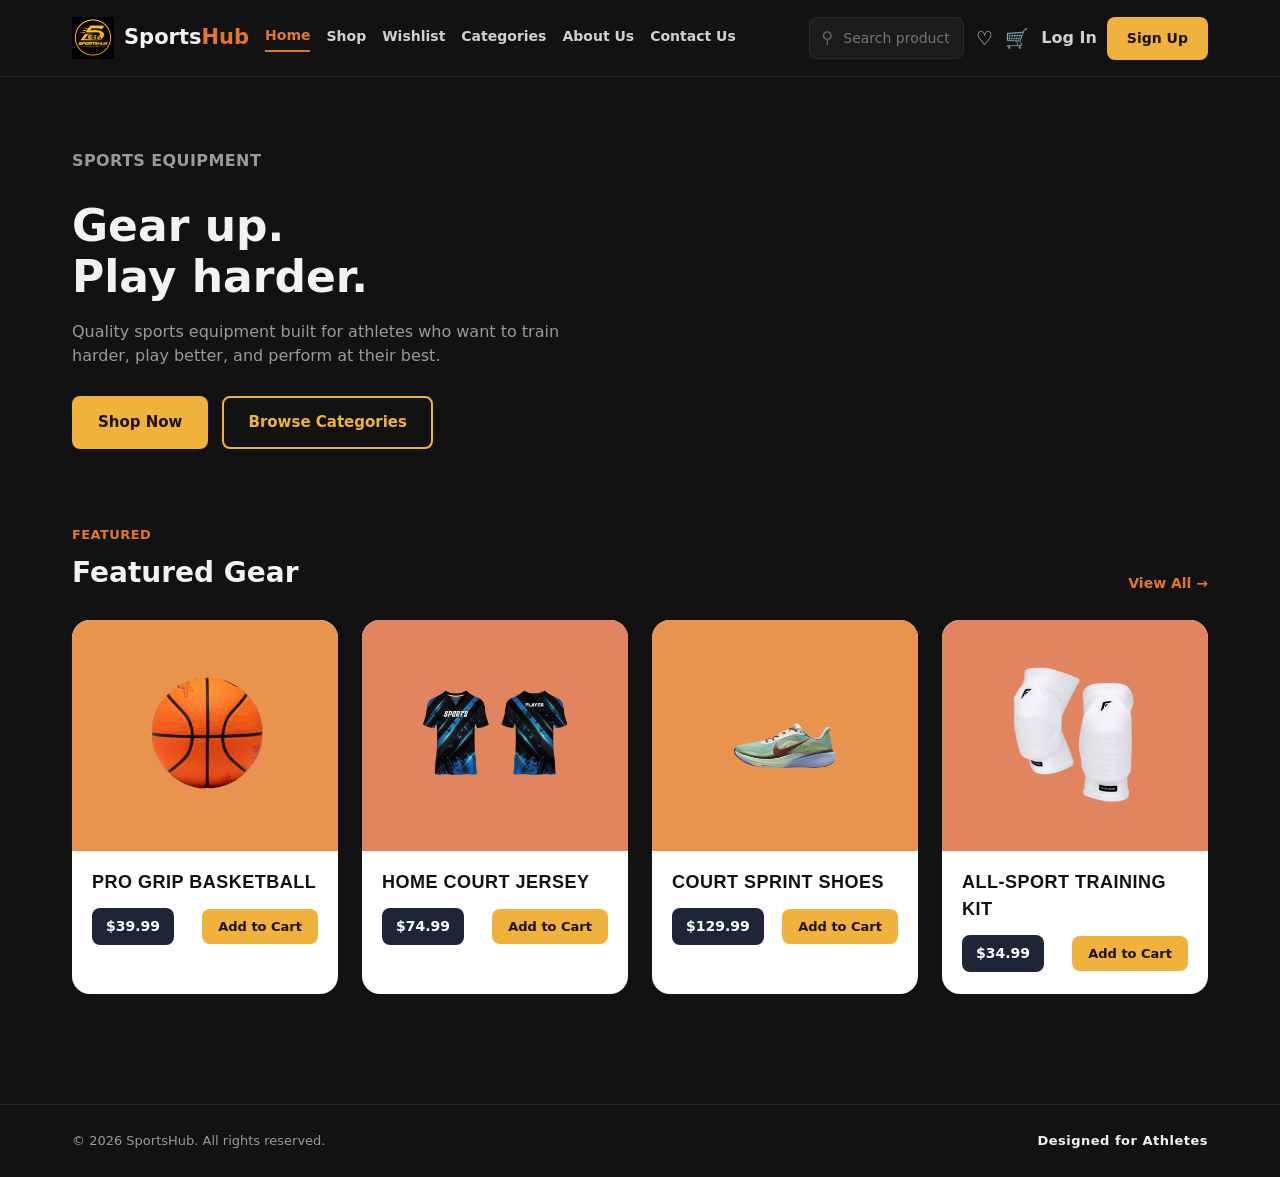
<file: Group5_JSProject/index.html>
<!DOCTYPE html>
<html lang="en">
<head>
  <meta charset="UTF-8">
  <meta name="viewport" content="width=device-width, initial-scale=1.0">

  <title>SportsHub — Sports Equipment</title>

  <link rel="stylesheet" href="styles.css">
</head>

<body>

<header class="site-header" id="site-header"></header>


<main>

  <!-- HERO -->
  <section class="hero">

    <div class="wrap">

      <p class="eyebrow">
        SPORTS EQUIPMENT
      </p>

      <h1>
        Gear up.<br>
        Play harder.
      </h1>

      <p>
        Quality sports equipment built for athletes who want
        to train harder, play better, and perform at their best.
      </p>

      <div class="hero-actions">

        <a href="signup.html" class="btn btn-primary">
          Shop Now
        </a>

        <a href="categories.html" class="btn btn-outline">
          Browse Categories
        </a>

      </div>

    </div>

  </section>


  <!-- FEATURED PRODUCTS -->
  <section class="section-pad">

    <div class="wrap">

      <div class="section-head">

        <div>
          <p class="eyebrow">
            FEATURED
          </p>

          <h2>
            Featured Gear
          </h2>
        </div>

        <a href="shop.html" class="view-all">
          View All →
        </a>

      </div>


      <div class="product-grid" id="featured-grid"></div>

    </div>

  </section>

</main>


<footer class="footer" id="site-footer"></footer>


<script src="script.js"></script>

<script>

  renderHeader("Home");
  renderFooter();


  /* -----------------------------------------
     FEATURED PRODUCTS
     ----------------------------------------- */

  const featured = [
    getProduct("basketball"),
    getProduct("jersey"),
    getProduct("shoes"),
    getProduct("gear")
  ];


  /* -----------------------------------------
     PRODUCT IMAGES
     ----------------------------------------- */

  function getHomeImage(product) {

    if (product.id === "basketball") {
      return "Basketballs/ball1.png";
    }

    if (product.id === "jersey") {
      return "Jerseys/jersey1.png";
    }

    if (product.id === "shoes") {
      return "Shoes/shoes1.png";
    }

    if (product.id === "gear") {
      return "Gears/gear1.png";
    }

    return "";

  }


  /* -----------------------------------------
     DISPLAY FEATURED PRODUCTS
     ----------------------------------------- */

  document.getElementById("featured-grid").innerHTML =
    featured.map((product, index) => `

      <article class="card">

        <a href="product.html?id=${product.id}">

          <div class="card-img ${index % 2 === 0 ? "bg-a" : "bg-b"}">

            <img
              src="${getHomeImage(product)}"
              alt="${product.name}"
              class="prod-icon home-product-image"
            >

          </div>

        </a>


        <div class="card-body">

          <div class="card-title">
            ${product.name}
          </div>


          <div class="card-footer">

            <span class="price-tag">
              ${fmt(product.price)}
            </span>


            <button
              class="add-cart-btn"
              onclick="addHomeProduct('${product.id}')"
            >
              Add to Cart
            </button>

          </div>

        </div>

      </article>

    `).join("");


  /* -----------------------------------------
     ADD TO CART
     ----------------------------------------- */

  function addHomeProduct(id) {

    const product = getProduct(id);

    if (!product) return;

    const size =
      product.sizes && product.sizes.length
        ? product.sizes[0]
        : "One Size";

    addToCart(id, 1, size);

  }

</script>

</body>
</html>
</file>
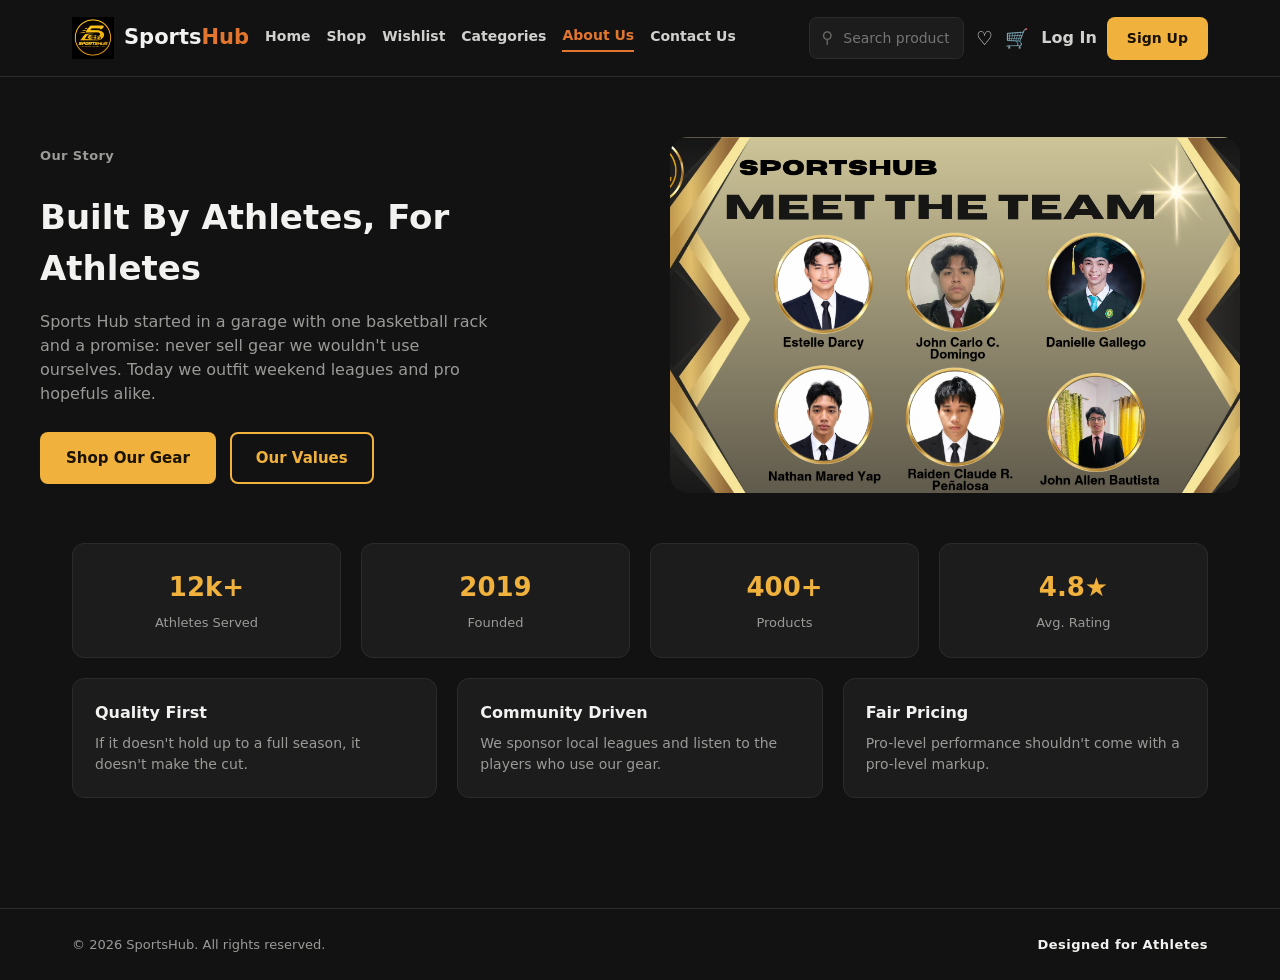
<file: Group5_JSProject/about.html>
<!DOCTYPE html>
<html lang="en">
<head>
  <meta charset="UTF-8">
  <meta name="viewport" content="width=device-width, initial-scale=1.0">

  <title>About Us — SportsHub</title>

  <link rel="stylesheet" href="styles.css">
</head>

<body>

<header class="site-header" id="site-header"></header>

<main>

  <div class="wrap about-hero">

    <div>
      <p class="eyebrow">Our Story</p>

      <h1 style="font-size:34px;">
        Built By Athletes, For Athletes
      </h1>

      <p>
        Sports Hub started in a garage with one basketball rack
        and a promise: never sell gear we wouldn't use ourselves.
        Today we outfit weekend leagues and pro hopefuls alike.
      </p>

      <div class="about-actions">

        <a href="shop.html" class="btn btn-primary">
          Shop Our Gear
        </a>

        <a href="#values" class="btn btn-outline">
          Our Values
        </a>

      </div>
    </div>


    <!-- SPORTSHUB TEAM IMAGE -->

    <div class="about-hero-img">

      <img
        src="about-team.png"
        alt="SportsHub Team"
        class="about-team-image"
      >

    </div>

  </div>


  <div class="wrap">

    <div class="stat-row">

      <div class="stat-box">
        <div class="num">12k+</div>
        <div class="label">Athletes Served</div>
      </div>

      <div class="stat-box">
        <div class="num">2019</div>
        <div class="label">Founded</div>
      </div>

      <div class="stat-box">
        <div class="num">400+</div>
        <div class="label">Products</div>
      </div>

      <div class="stat-box">
        <div class="num">4.8★</div>
        <div class="label">Avg. Rating</div>
      </div>

    </div>


    <div class="value-row" id="values">

      <div class="value-box">
        <h4>Quality First</h4>
        <p>
          If it doesn't hold up to a full season,
          it doesn't make the cut.
        </p>
      </div>

      <div class="value-box">
        <h4>Community Driven</h4>
        <p>
          We sponsor local leagues and listen to
          the players who use our gear.
        </p>
      </div>

      <div class="value-box">
        <h4>Fair Pricing</h4>
        <p>
          Pro-level performance shouldn't come
          with a pro-level markup.
        </p>
      </div>

    </div>

  </div>

</main>


<footer class="footer" id="site-footer"></footer>


<script src="script.js"></script>

<script>
  renderHeader("About Us");
  renderFooter();
</script>

</body>
</html>
</file>
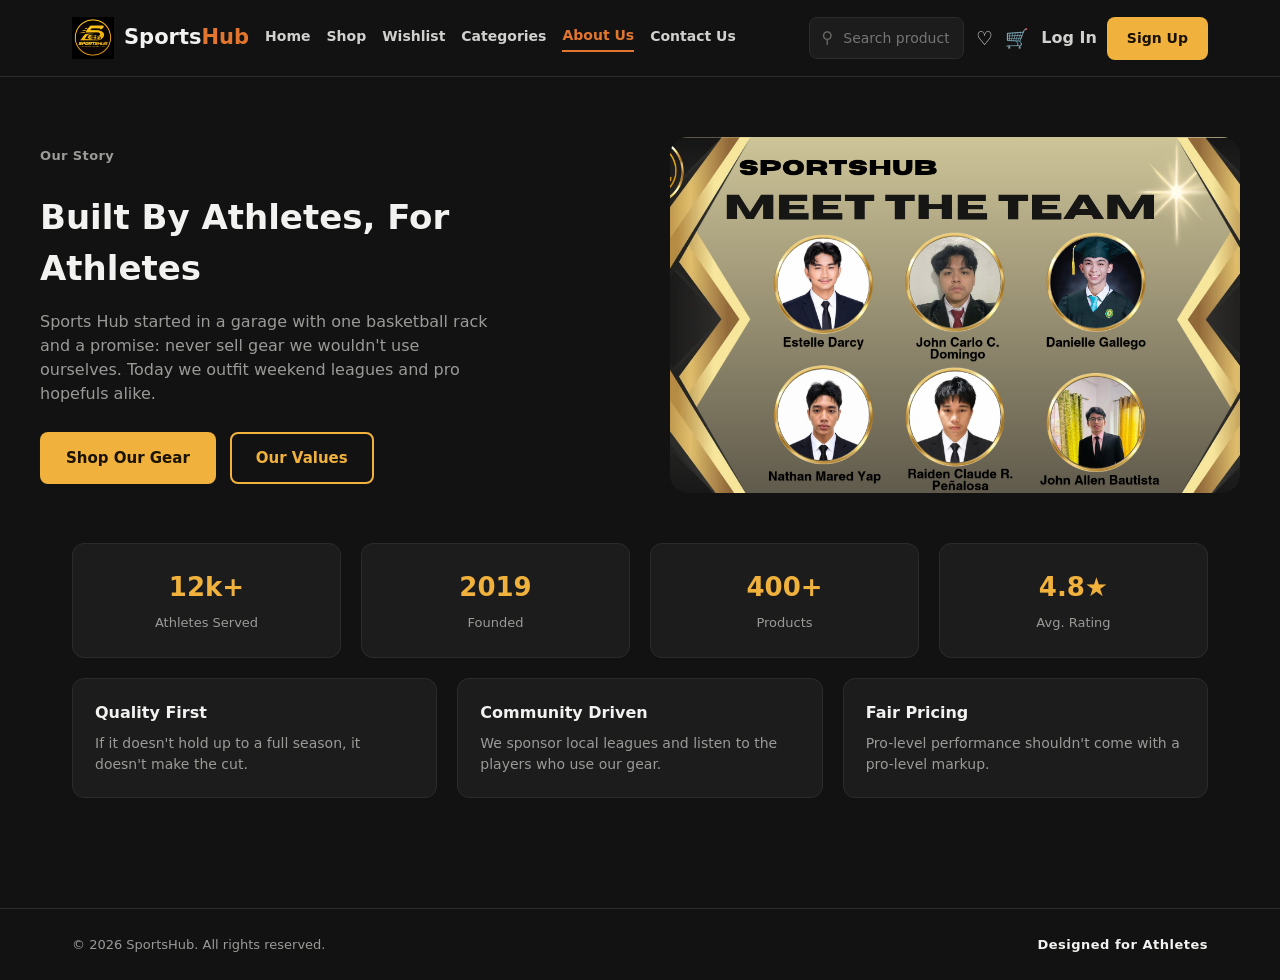
<file: Group5_JSProject/account.html>
<!DOCTYPE html>
<html lang="en">

<head>
<meta charset="UTF-8">

<meta
  name="viewport"
  content="width=device-width, initial-scale=1.0"
>

<title>About Us — SportsHub</title>

<link
  rel="stylesheet"
  href="styles.css"
>

</head>


<body>


<header
  class="site-header"
  id="site-header"
></header>


<main>


  <!-- ABOUT HERO -->

  <div class="wrap about-hero">

    <div>

      <p class="eyebrow">
        Our Story
      </p>


      <h1 style="font-size:34px;">
        Built By Athletes, For Athletes
      </h1>


      <p>
        Sports Hub started in a garage with one basketball
        rack and a promise: never sell gear we wouldn't use
        ourselves. Today we outfit weekend leagues and pro
        hopefuls alike.
      </p>


      <div class="about-actions">

        <a
          href="shop.html"
          class="btn btn-primary"
        >
          Shop Our Gear
        </a>


        <a
          href="#values"
          class="btn btn-outline"
        >
          Our Values
        </a>

      </div>

    </div>


    <!-- SPORTSHUB TEAM IMAGE -->

    <div class="about-hero-img">

      <img
        src="about-team.png"
        alt="SportsHub Team"
        class="about-team-image"
      >

    </div>

  </div>



  <!-- STATS -->

  <div class="wrap">

    <div class="stat-row">

      <div class="stat-box">
        <div class="num">12k+</div>
        <div class="label">Athletes Served</div>
      </div>


      <div class="stat-box">
        <div class="num">2019</div>
        <div class="label">Founded</div>
      </div>


      <div class="stat-box">
        <div class="num">400+</div>
        <div class="label">Products</div>
      </div>


      <div class="stat-box">
        <div class="num">4.8★</div>
        <div class="label">Avg. Rating</div>
      </div>

    </div>



    <!-- VALUES -->

    <div
      class="value-row"
      id="values"
    >

      <div class="value-box">

        <h4>
          Quality First
        </h4>

        <p>
          If it doesn't hold up to a full season,
          it doesn't make the cut.
        </p>

      </div>


      <div class="value-box">

        <h4>
          Community Driven
        </h4>

        <p>
          We sponsor local leagues and listen to
          the players who use our gear.
        </p>

      </div>


      <div class="value-box">

        <h4>
          Fair Pricing
        </h4>

        <p>
          Pro-level performance shouldn't come
          with a pro-level markup.
        </p>

      </div>

    </div>

  </div>


</main>



<footer
  class="footer"
  id="site-footer"
></footer>



<script src="script.js"></script>

<script>

  renderHeader("About Us");

  renderFooter();

</script>


</body>

</html>
</file>
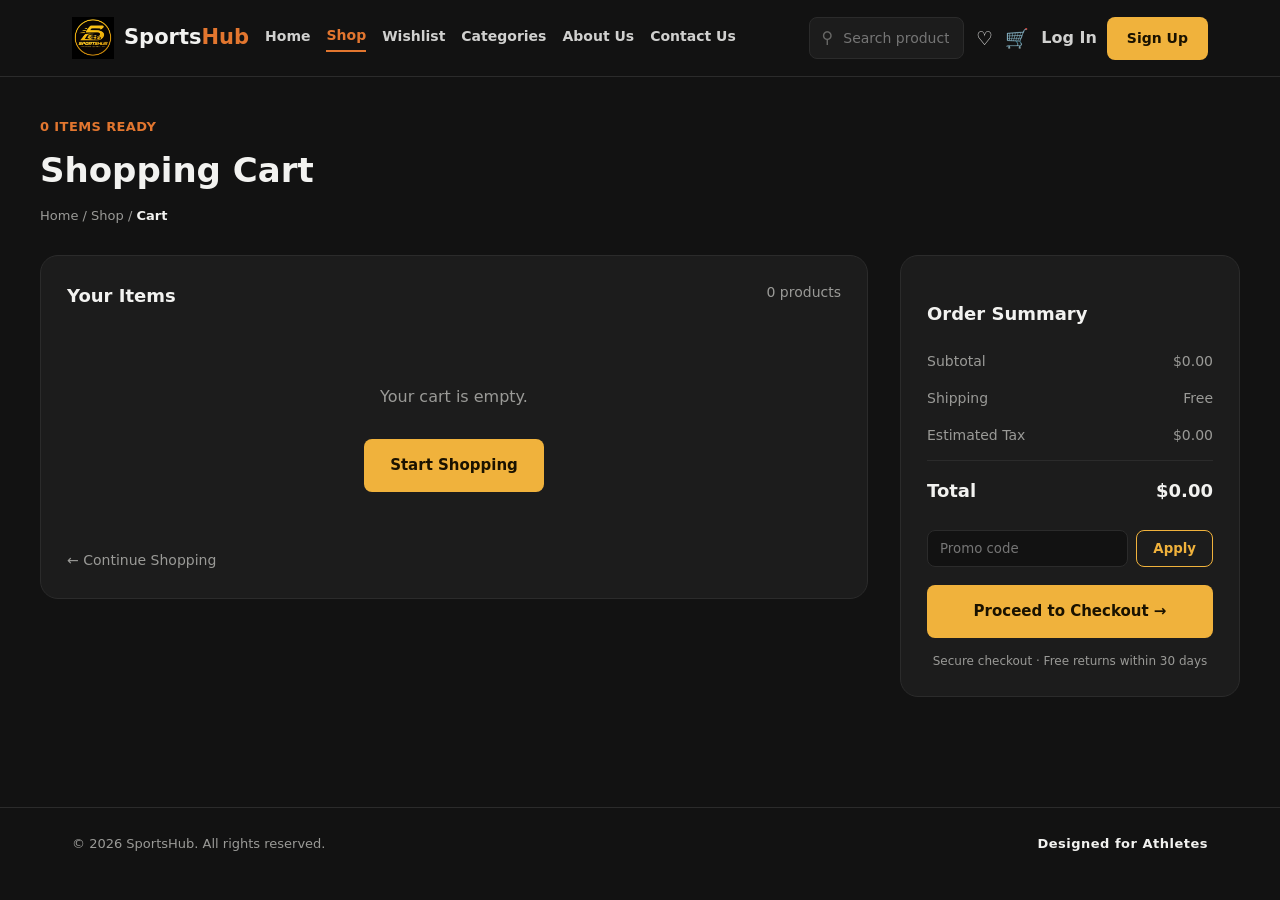
<file: Group5_JSProject/cart.html>
<!DOCTYPE html>
<html lang="en">

<head>

  <meta charset="UTF-8">

  <meta name="viewport" content="width=device-width, initial-scale=1.0">

  <title>Shopping Cart — SportsHub</title>

  <link rel="stylesheet" href="styles.css">

</head>


<body>


  <header class="site-header" id="site-header"></header>


  <main>

    <div class="wrap cart-wrap">


      <div class="cart-title-row">

        <p class="eyebrow" id="items-ready-label">
          Items Ready
        </p>

        <h1>
          Shopping Cart
        </h1>

        <div class="breadcrumb">

          <a href="index.html">
            Home
          </a>

          /

          <a href="shop.html">
            Shop
          </a>

          /

          <strong>
            Cart
          </strong>

        </div>

      </div>


      <div class="cart-grid">


        <!-- CART ITEMS -->

        <div class="items-panel">

          <div class="items-panel-head">

            <h3>
              Your Items
            </h3>

            <span id="products-count-label">
              0 products
            </span>

          </div>


          <div id="cart-items"></div>


          <a href="shop.html" class="continue-link">
            &larr; Continue Shopping
          </a>

        </div>



        <!-- ORDER SUMMARY -->

        <div class="summary-panel">

          <h3 style="
            font-family:var(--font-body);
            font-size:18px;
            margin-bottom:16px;
          ">
            Order Summary
          </h3>


          <!-- SUBTOTAL -->

          <div class="summary-row">

            <span>
              Subtotal
            </span>

            <span id="sum-subtotal">
              $0.00
            </span>

          </div>


          <!-- SHIPPING -->

          <div class="summary-row">

            <span>
              Shipping
            </span>

            <span id="sum-shipping">
              $0.00
            </span>

          </div>


          <!-- TAX -->

          <div class="summary-row">

            <span>
              Estimated Tax
            </span>

            <span id="sum-tax">
              $0.00
            </span>

          </div>


          <!-- DISCOUNT -->

          <div class="summary-row" id="discount-row" style="display:none;">

            <span>
              Discount
            </span>

            <span id="sum-discount">
              -$0.00
            </span>

          </div>


          <!-- TOTAL -->

          <div class="summary-row total">

            <span>
              Total
            </span>

            <span id="sum-total">
              $0.00
            </span>

          </div>


          <!-- PROMO CODE -->

          <div class="promo-row">

            <input type="text" placeholder="Promo code" id="promo-input">

            <button id="promo-apply">
              Apply
            </button>

          </div>


          <div id="promo-message" style="
            font-size:12px;
            margin-top:8px;
            color:var(--text-muted);
          "></div>


          <!-- CHECKOUT -->

          <a href="checkout.html" class="btn btn-primary btn-block">
            Proceed to Checkout &rarr;
          </a>


          <div class="secure-note">

            Secure checkout · Free returns within 30 days

          </div>


        </div>

      </div>

    </div>

  </main>


  <footer class="footer" id="site-footer"></footer>


  <script src="script.js"></script>


  <script>

    renderHeader("Shop");
    renderFooter();


    /* =========================================================
       PROMO SETTINGS
    ========================================================= */

    let promoApplied = false;

    const PROMO_CODE = "RENE";

    const DISCOUNT_RATE = 0.20;


    /* =========================================================
       CART IMAGE
    ========================================================= */

    function getCartImage(product) {

      if (product.id === "basketball") {

        return "Basketballs/ball1.png";

      }

      if (product.id === "jersey") {

        return "Jerseys/jersey1.png";

      }

      if (product.id === "shoes") {

        return "Shoes/shoes1.png";

      }

      if (product.id === "gear") {

        return "Gears/gear1.png";

      }

      return "";

    }


    /* =========================================================
       RENDER CART
    ========================================================= */

    function renderCart() {

      const lines =
        cartLines();


      const itemsEl =
        document.getElementById(
          "cart-items"
        );


      /* PRODUCT COUNT */

      document.getElementById(
        "products-count-label"
      ).textContent =

        lines.length +
        (
          lines.length === 1
            ? " product"
            : " products"
        );


      /* ITEMS READY */

      const count =
        cartCount();


      document.getElementById(
        "items-ready-label"
      ).textContent =

        count +
        (
          count === 1
            ? " ITEM READY"
            : " ITEMS READY"
        );


      /* =======================================================
         EMPTY CART
      ======================================================= */

      if (lines.length === 0) {

        itemsEl.innerHTML = `

      <div class="empty-cart">

        <p>
          Your cart is empty.
        </p>

        <a
          href="shop.html"
          class="btn btn-primary"
          style="margin-top:14px;"
        >
          Start Shopping
        </a>

      </div>

    `;

      }


      /* =======================================================
         CART PRODUCTS
      ======================================================= */

      else {

        itemsEl.innerHTML =

          lines.map(
            l => `

          <div class="cart-row">


            <!-- PRODUCT IMAGE -->

            <div class="cart-thumb">

              <img
                src="${getCartImage(l.product)}"
                alt="${l.product.name}"
                class="prod-img"
              >

            </div>


            <!-- PRODUCT INFO -->

            <div class="cart-item-info">

              <div class="cart-item-cat">
                ${l.product.category}
              </div>


              <div class="cart-item-name">
                ${l.product.name}
              </div>


              <div class="cart-item-meta">

                ${l.size
                ? `Size ${l.size}`
                : ""
              }

              </div>


              <button
                class="remove-link"
                onclick="
                  removeFromCart(
                    '${l.id}',
                    ${l.size
                ? `'${l.size}'`
                : null
              }
                  );

                  renderCart();
                "
              >
                Remove
              </button>


            </div>


            <!-- QUANTITY / PRICE -->

            <div class="cart-item-right">


              <div class="qty-box">


                <button
                  onclick="
                    setQty(
                      '${l.id}',
                      ${l.size
                ? `'${l.size}'`
                : null
              },
                      ${l.qty - 1}
                    );

                    renderCart();
                  "
                >
                  −
                </button>


                <span>
                  ${l.qty}
                </span>


                <button
                  onclick="
                    setQty(
                      '${l.id}',
                      ${l.size
                ? `'${l.size}'`
                : null
              },
                      ${l.qty + 1}
                    );

                    renderCart();
                  "
                >
                  +
                </button>


              </div>


              <span class="each-price">

                ${fmt(l.product.price)} each

              </span>


              <span class="line-total">

                ${fmt(
                l.product.price *
                l.qty
              )
              }

              </span>


            </div>


          </div>

        `
          ).join("");

      }


      /*  CALCULATIONS */

      const subtotal =
        cartSubtotal();


      /* 20% OFF WITH RENE */

      const discount =
        promoApplied
          ? subtotal * DISCOUNT_RATE
          : 0;


      const discountedSubtotal =
        subtotal - discount;


      /* SHIPPING */

      const shipping =
        discountedSubtotal === 0

          ? 0

          : (
            discountedSubtotal > 100
              ? 0
              : 6.99
          );


      /* TAX */

      const tax =
        discountedSubtotal * 0.08;


      /* FINAL TOTAL */

      const total =
        discountedSubtotal +
        shipping +
        tax;


      /* DISPLAY TOTALS */

      document.getElementById(
        "sum-subtotal"
      ).textContent =
        fmt(subtotal);


      document.getElementById(
        "sum-shipping"
      ).textContent =

        shipping === 0
          ? "Free"
          : fmt(shipping);


      document.getElementById(
        "sum-tax"
      ).textContent =
        fmt(tax);


      /* DISCOUNT DISPLAY */

      document.getElementById(
        "discount-row"
      ).style.display =

        promoApplied && discount > 0
          ? "flex"
          : "none";


      document.getElementById(
        "sum-discount"
      ).textContent =
        "-" + fmt(discount);


      /* TOTAL */

      document.getElementById(
        "sum-total"
      ).textContent =
        fmt(total);

    }


    /* Promo Code Button */

    document
      .getElementById("promo-apply")
      .addEventListener(
        "click",
        () => {


          const input =
            document.getElementById(
              "promo-input"
            );


          const btn =
            document.getElementById(
              "promo-apply"
            );


          const message =
            document.getElementById(
              "promo-message"
            );


          const code =
            input.value
              .trim()
              .toUpperCase();


          /* Correct PromoCode */

          if (code === PROMO_CODE) {


            promoApplied = true;


            btn.textContent =
              "Applied ✓";


            message.textContent =
              "RENE applied — 20% off!";


            message.style.color =
              "var(--accent)";


            renderCart();


          }


          /* Invalid PromoCode*/

          else {


            promoApplied = false;


            btn.textContent =
              "Apply";


            message.textContent =
              "Invalid promo code.";


            message.style.color =
              "var(--text-muted)";


            renderCart();

          }

        }
      );


    /* =========================================================
       START
    ========================================================= */

    renderCart();

  </script>


</body>

</html>
</file>
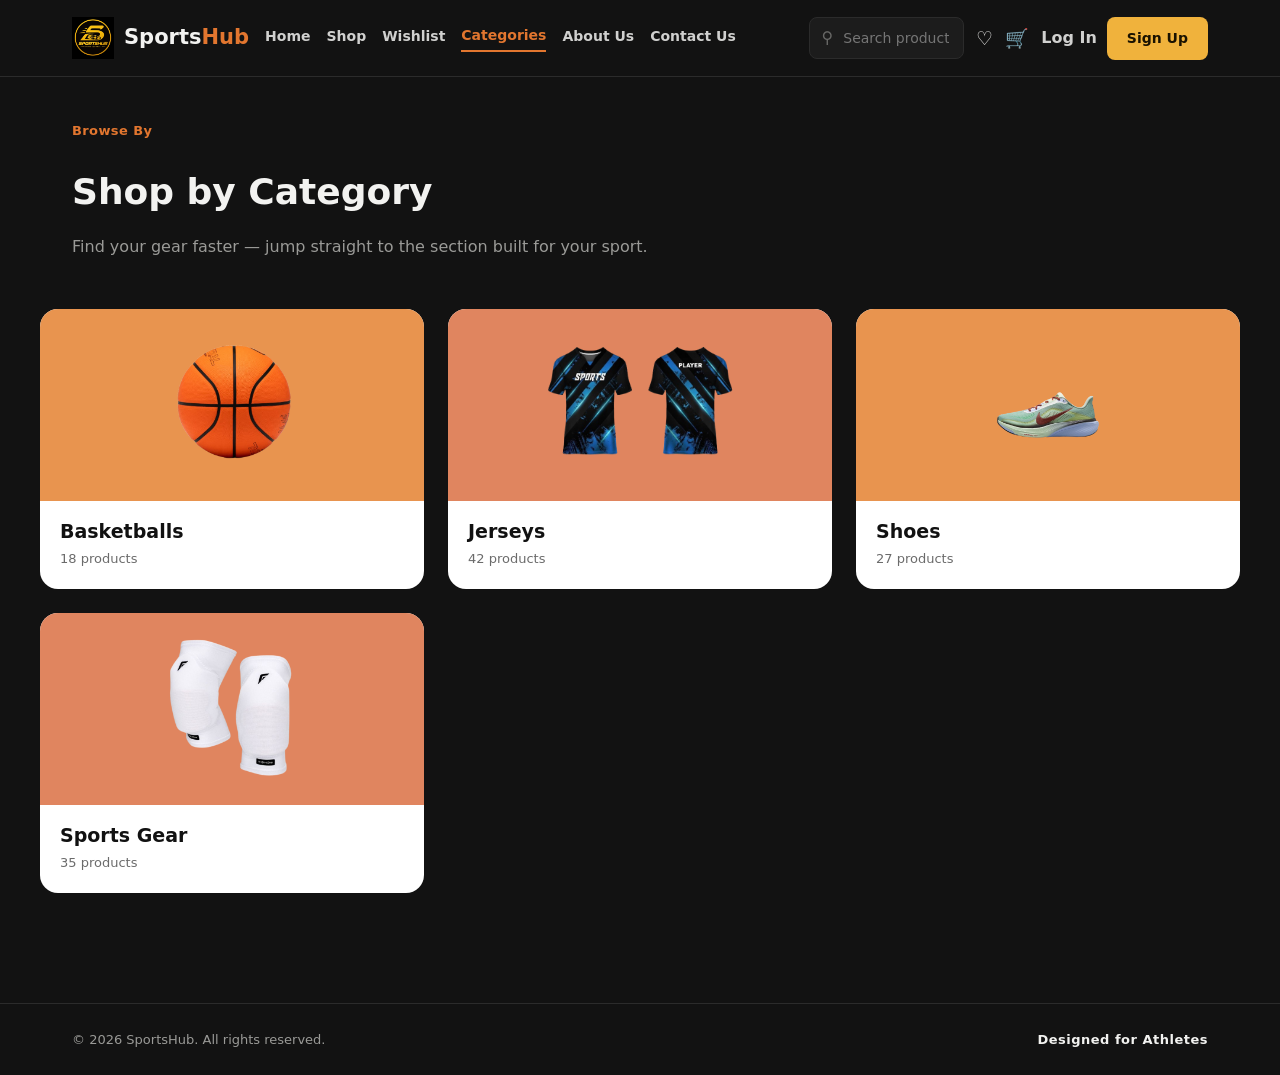
<file: Group5_JSProject/categories.html>
<!DOCTYPE html>
<html lang="en">
<head>
<meta charset="UTF-8">
<meta name="viewport" content="width=device-width, initial-scale=1.0">
<title>Shop by Category — SportsHub</title>
<link rel="stylesheet" href="styles.css">
</head>

<body>

<header class="site-header" id="site-header"></header>

<main>

  <div class="wrap" style="padding-top:44px;">
    <p class="eyebrow">Browse By</p>

    <h1 style="font-size:36px;margin-bottom:10px;">
      Shop by Category
    </h1>

    <p style="color:var(--text-muted);">
      Find your gear faster — jump straight to the section built for your sport.
    </p>
  </div>


  <div class="wrap category-grid" id="category-grid"></div>

</main>


<footer class="footer" id="site-footer"></footer>


<script src="script.js"></script>

<script>

  renderHeader("Categories");
  renderFooter();


  /* CATEGORY IMAGES */
  function getCategoryImage(category) {

    if (category === "Basketballs") {
      return "Basketballs/ball1.png";
    }

    if (category === "Jerseys") {
      return "Jerseys/jersey1.png";
    }

    if (category === "Shoes") {
      return "Shoes/shoes1.png";
    }

    if (category === "Sports Gear") {
      return "Gears/gear1.png";
    }

    return "";

  }


  /* ONLY SHOW CATEGORIES WITH IMAGES */
  const categories = CATEGORY_META.filter(c =>
    c.name === "Basketballs" ||
    c.name === "Jerseys" ||
    c.name === "Shoes" ||
    c.name === "Sports Gear"
  );


  document.getElementById("category-grid").innerHTML =
    categories.map((c, i) => `

      <a
        href="shop.html"
        style="display:contents;"
      >

        <div class="category-card">

          <div class="card-img ${i % 2 === 0 ? 'bg-a' : 'bg-b'}">

            <img
              src="${getCategoryImage(c.name)}"
              alt="${c.name}"
              class="prod-img"
              style="width:100%;height:100%;object-fit:contain;"
            >

          </div>


          <div class="card-body">

            <h3>${c.name}</h3>

            <p>${c.count} products</p>

          </div>

        </div>

      </a>

    `).join("");

</script>

</body>
</html>
</file>
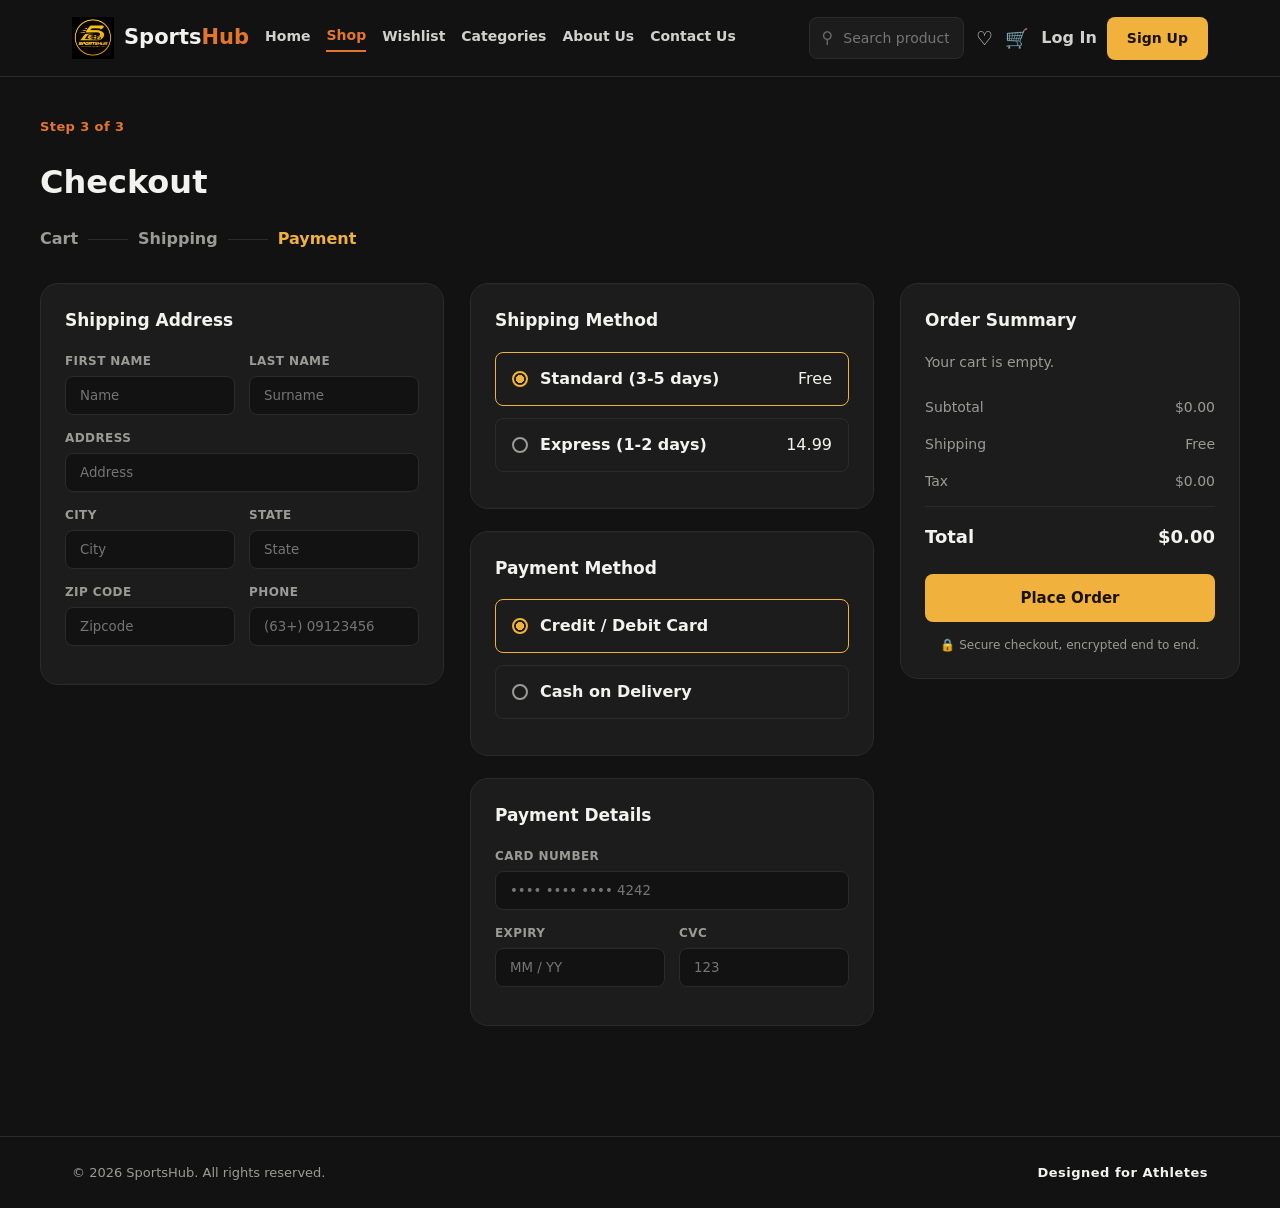
<file: Group5_JSProject/checkout.html>
<!DOCTYPE html>
<html lang="en">
<head>
<meta charset="UTF-8">
<meta name="viewport" content="width=device-width, initial-scale=1.0">
<title>Checkout — SportsHub</title>
<link rel="stylesheet" href="styles.css">
</head>
<body>

<header class="site-header" id="site-header"></header>

<main>
  <div class="wrap checkout-wrap">
    <p class="eyebrow">Step 3 of 3</p>
    <h1 style="font-size:32px;">Checkout</h1>
    <div class="checkout-steps">
      <span class="step">Cart</span><span class="line"></span>
      <span class="step">Shipping</span><span class="line"></span>
      <span class="step active">Payment</span>
    </div>

    <div class="checkout-grid">
      <div class="panel">
        <h3>Shipping Address</h3>
        <div class="two-col">
          <div class="field-sm"><label>First Name</label><input type="text" placeholder="Name"></div>
          <div class="field-sm"><label>Last Name</label><input type="text" placeholder="Surname"></div>
        </div>
        <div class="field-sm"><label>Address</label><input type="text" placeholder="Address"></div>
        <div class="two-col">
          <div class="field-sm"><label>City</label><input type="text" placeholder="City"></div>
          <div class="field-sm"><label>State</label><input type="text" placeholder="State"></div>
        </div>
        <div class="two-col">
          <div class="field-sm"><label>Zip Code</label><input type="text" placeholder="Zipcode"></div>
          <div class="field-sm"><label>Phone</label><input type="text" placeholder="(63+) 09123456"></div>
        </div>
      </div>

      <div>
        <div class="panel" style="margin-bottom:22px;">
          <h3>Shipping Method</h3>
          <div class="ship-method active" id="ship-standard">
            <div class="left"><span class="radio-dot filled"></span>Standard (3-5 days)</div>
            <span>Free</span>
          </div>
          <div class="ship-method" id="ship-express">
            <div class="left"><span class="radio-dot"></span>Express (1-2 days)</div>
            <span>14.99</span>
          </div>
        </div>
        <div class="panel" style="margin-bottom:22px;">
          <h3>Payment Method</h3>
          <div class="ship-method active" id="pay-card">
            <div class="left"><span class="radio-dot filled"></span>Credit / Debit Card</div>
          </div>
          <div class="ship-method" id="pay-cash">
            <div class="left"><span class="radio-dot"></span>Cash on Delivery</div>
          </div>
        </div>
        <div class="panel" id="payment-details-panel">
          <h3>Payment Details</h3>
          <div class="field-sm"><label>Card Number</label><input type="text" placeholder="•••• •••• •••• 4242"></div>
          <div class="two-col">
            <div class="field-sm"><label>Expiry</label><input type="text" placeholder="MM / YY"></div>
            <div class="field-sm"><label>CVC</label><input type="text" placeholder="123"></div>
          </div>
        </div>
        <div class="panel" id="cash-note-panel" style="display:none;">
          <h3>Cash on Delivery</h3>
          <p style="color:var(--text-muted);font-size:14px;margin:0;">Pay in cash when your order arrives. Please have the exact amount ready for the rider.</p>
        </div>
      </div>

      <div class="panel">
        <h3>Order Summary</h3>
        <div class="order-summary-list" id="order-summary-list"></div>
        <div class="summary-row"><span>Subtotal</span><span id="co-subtotal">$0.00</span></div>
        <div class="summary-row"><span>Shipping</span><span id="co-shipping">Free</span></div>
        <div class="summary-row"><span>Tax</span><span id="co-tax">$0.00</span></div>
        <div class="summary-row total"><span>Total</span><span id="co-total">$0.00</span></div>
        <button class="btn btn-primary btn-block" id="place-order-btn" style="margin-top:16px;">Place Order</button>
        <div class="secure-note">🔒 Secure checkout, encrypted end to end.</div>
      </div>
    </div>
  </div>
</main>

<footer class="footer" id="site-footer"></footer>

<script src="script.js"></script>
<script>
  renderHeader("Shop");
  renderFooter();

  let expressShipping = false;
  let paymentMethod = "card";

  document.getElementById("ship-standard").addEventListener("click", () => setShip(false));
  document.getElementById("ship-express").addEventListener("click", () => setShip(true));
  function setShip(express){
    expressShipping = express;
    document.getElementById("ship-standard").classList.toggle("active", !express);
    document.getElementById("ship-express").classList.toggle("active", express);
    document.querySelector("#ship-standard .radio-dot").classList.toggle("filled", !express);
    document.querySelector("#ship-express .radio-dot").classList.toggle("filled", express);
    renderSummary();
  }

  document.getElementById("pay-card").addEventListener("click", () => setPayment("card"));
  document.getElementById("pay-cash").addEventListener("click", () => setPayment("cash"));
  function setPayment(method){
    paymentMethod = method;
    const isCash = method === "cash";
    document.getElementById("pay-card").classList.toggle("active", !isCash);
    document.getElementById("pay-cash").classList.toggle("active", isCash);
    document.querySelector("#pay-card .radio-dot").classList.toggle("filled", !isCash);
    document.querySelector("#pay-cash .radio-dot").classList.toggle("filled", isCash);
    document.getElementById("payment-details-panel").style.display = isCash ? "none" : "block";
    document.getElementById("cash-note-panel").style.display = isCash ? "block" : "none";
  }

  function renderSummary(){
    const lines = cartLines();
    const listEl = document.getElementById("order-summary-list");
    if (lines.length === 0){
      listEl.innerHTML = `<p style="color:var(--text-muted);font-size:14px;">Your cart is empty.</p>`;
    } else {
      listEl.innerHTML = lines.map(l => `
        <div class="os-item">
          <div class="os-thumb">${ICONS[l.product.icon]}</div>
          <div class="os-name">${l.product.name} &times; ${l.qty}</div>
          <div class="os-price">${fmt(l.product.price * l.qty)}</div>
        </div>
      `).join("");
    }
    const subtotal = cartSubtotal();
    const shipping = subtotal === 0 ? 0 : (expressShipping ? 14.99 : 0);
    const tax = subtotal * 0.08;
    const total = subtotal + shipping + tax;

    document.getElementById("co-subtotal").textContent = fmt(subtotal);
    document.getElementById("co-shipping").textContent = shipping === 0 ? "Free" : fmt(shipping);
    document.getElementById("co-tax").textContent = fmt(tax);
    document.getElementById("co-total").textContent = fmt(total);
  }

  document.getElementById("place-order-btn").addEventListener("click", () => {
    if (cartLines().length === 0){ alert("Your cart is empty — add something before placing an order."); return; }
    saveCart([]);
    document.querySelector(".checkout-wrap").innerHTML = `
      <div style="text-align:center;padding:80px 20px;">
        <p class="eyebrow">Order Confirmed</p>
        <h1 style="font-size:32px;margin-bottom:14px;">Thanks — your gear is on the way 🏀</h1>
        <p style="color:var(--text-muted);margin-bottom:26px;">${paymentMethod === "cash" ? "Have cash ready for the rider on delivery." : "A confirmation email is on its way to your inbox."}</p>
        <a href="index.html" class="btn btn-primary">Back to Home</a>
      </div>`;
  });

  renderSummary();
</script>
</body>
</html>
</file>
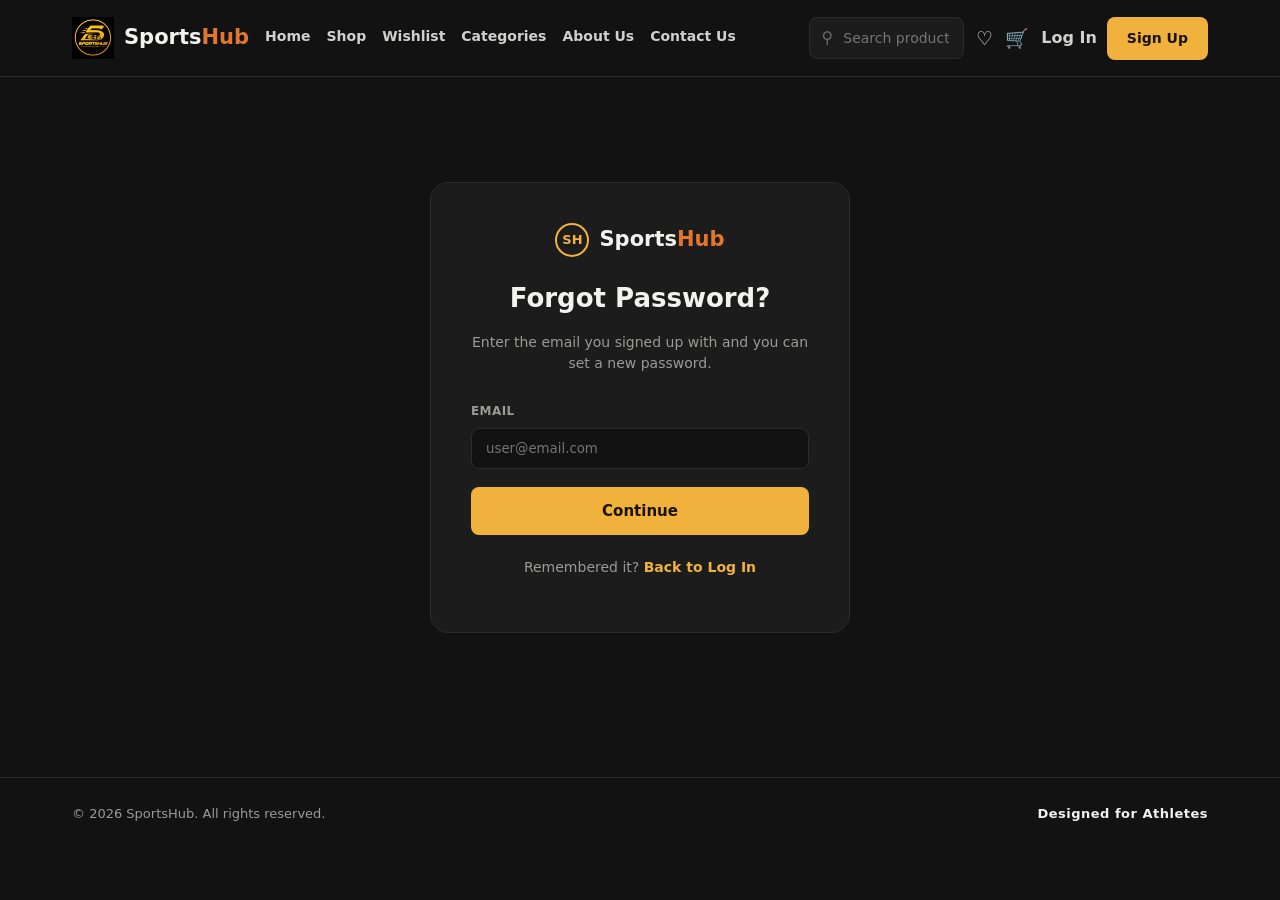
<file: Group5_JSProject/forgotpassword.html>
<!DOCTYPE html>
<html lang="en">
<head>
<meta charset="UTF-8">
<meta name="viewport" content="width=device-width, initial-scale=1.0">
<title>Forgot Password — SportsHub</title>
<link rel="stylesheet" href="styles.css">
</head>

<body>

<header class="site-header" id="site-header"></header>

<main>

  <div class="auth-wrap">

    <div class="auth-card">

      <a href="index.html" class="logo">
        <span class="logo-badge">SH</span>
        <span class="logo-text">Sports<span class="accent">Hub</span></span>
      </a>


      <!-- STEP 1: ENTER EMAIL -->

      <form id="step-email">

        <h1>Forgot Password?</h1>
        <p class="sub">Enter the email you signed up with and you can set a new password.</p>

        <div class="auth-field">
          <label for="fp-email">Email</label>
          <input type="email" id="fp-email" placeholder="user@email.com" required>
        </div>

        <p class="auth-error" id="email-error"></p>

        <button type="submit" class="btn btn-primary btn-block">
          Continue
        </button>

        <p class="auth-switch">
          Remembered it? <a href="login.html">Back to Log In</a>
        </p>

      </form>


      <!-- STEP 2: NEW PASSWORD -->

      <form id="step-reset" style="display:none;">

        <h1>Reset Password</h1>
        <p class="sub" id="reset-sub">Choose a new password for your account.</p>

        <div class="auth-field">
          <label for="fp-new">New Password</label>
          <input type="password" id="fp-new" placeholder="At least 6 characters" required>
        </div>

        <div class="auth-field">
          <label for="fp-confirm">Confirm New Password</label>
          <input type="password" id="fp-confirm" placeholder="Repeat your new password" required>
        </div>

        <p class="auth-error" id="reset-error"></p>

        <button type="submit" class="btn btn-primary btn-block">
          Reset Password
        </button>

        <p class="auth-switch">
          <a href="login.html">Back to Log In</a>
        </p>

      </form>


      <!-- STEP 3: DONE -->

      <div id="step-done" style="display:none;">

        <h1>Password Reset ✓</h1>
        <p class="sub">You have successfully reset your password. Please proceed to log in.</p>

        <a href="login.html" id="go-login" class="btn btn-primary btn-block">
          Proceed to Log In
        </a>

      </div>

    </div>

  </div>

</main>

<footer class="footer" id="site-footer"></footer>


<script src="script.js"></script>
<script src="function.js"></script>

</body>
</html>
</file>
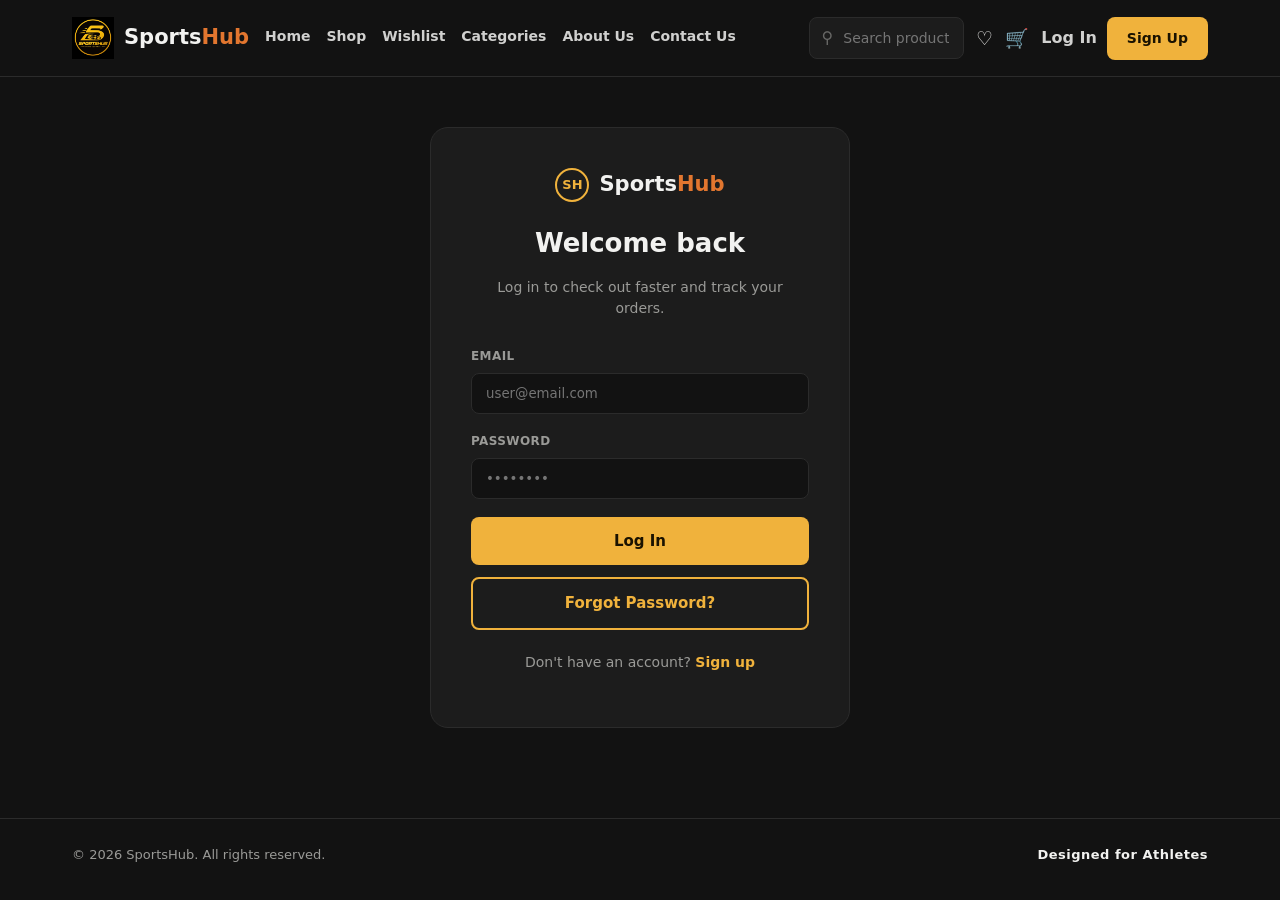
<file: Group5_JSProject/login.html>
<!DOCTYPE html>
<html lang="en">
<head>
<meta charset="UTF-8">
<meta name="viewport" content="width=device-width, initial-scale=1.0">
<title>Log In — SportsHub</title>
<link rel="stylesheet" href="styles.css">
</head>
<body>

<header class="site-header" id="site-header"></header>

<main>
  <div class="auth-wrap">
    <div class="auth-card">
      <a href="index.html" class="logo">
        <span class="logo-badge">SH</span>
        <span class="logo-text">Sports<span class="accent">Hub</span></span>
      </a>
      <h1>Welcome back</h1>
      <p class="sub">Log in to check out faster and track your orders.</p>

      <form id="login-form">
        <div class="auth-field">
          <label>Email</label>
          <input type="email" id="login-email" placeholder="user@email.com" required>
        </div>
        <div class="auth-field">
          <label>Password</label>
          <input type="password" id="login-password" placeholder="••••••••" required minlength="6">
        </div>
        <p class="auth-error" id="login-error">Enter a valid email and a password of at least 6 characters.</p>
        <button type="submit" class="btn btn-primary btn-block">Log In</button>

        <a href="forgotpassword.html" class="btn btn-outline btn-block" style="margin-top:12px;">
          Forgot Password?
        </a>
      </form>

      <p class="auth-switch">Don't have an account? <a href="signup.html">Sign up</a></p>
    </div>
  </div>
</main>

<footer class="footer" id="site-footer"></footer>

<script src="script.js"></script>
<script src="function.js"></script>

</body>
</html>
</file>
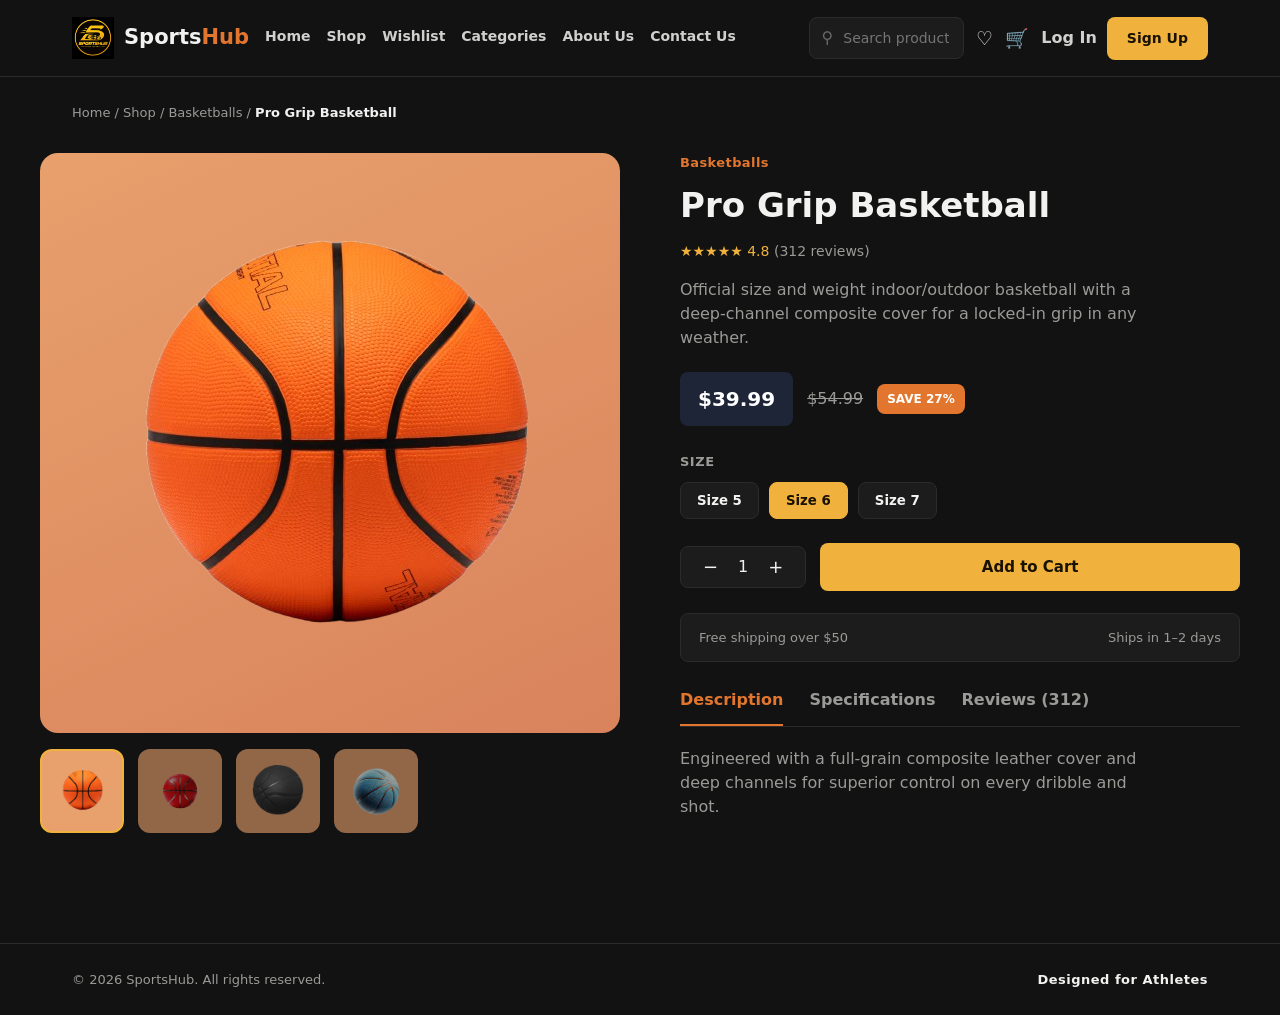
<file: Group5_JSProject/product.html>
<!DOCTYPE html>
<html lang="en">
<head>
<meta charset="UTF-8">
<meta name="viewport" content="width=device-width, initial-scale=1.0">
<title>Product — SportsHub</title>
<link rel="stylesheet" href="styles.css">
</head>

<body>

<header class="site-header" id="site-header"></header>

<main>

  <div class="wrap" style="padding-top:26px;">
    <div class="breadcrumb" id="crumb"></div>
  </div>

  <div class="wrap product-detail" id="product-detail"></div>

</main>

<footer class="footer" id="site-footer"></footer>

<script src="script.js"></script>

<script>

renderHeader("Products");
renderFooter();

const params = new URLSearchParams(window.location.search);
const productId = params.get("id") || "basketball";

const p = getProduct(productId) || getProduct("basketball");

document.getElementById("crumb").innerHTML = `
  <a href="index.html">Home</a> /
  <a href="shop.html">Shop</a> /
  <a href="shop.html">${p.category}</a> /
  <strong>${p.name}</strong>
`;

document.title = p.name + " — SportsHub";

let selectedSize = p.sizes[Math.min(1, p.sizes.length - 1)];
let qty = 1;
let wished = isWished(p.id);
let activeTab = "Description";


/* ================================
   PRODUCT IMAGE PATH
================================ */

function getProductImageFolder() {

  if (p.icon === "basketball") {
    return "Basketballs";
  }

  if (p.icon === "gear") {
    return "Gears";
  }

  if (p.icon === "jersey") {
    return "Jerseys";
  }

  if (p.icon === "shoes") {
    return "Shoes";
  }

  return "";
}


function getProductImageName() {

  if (p.icon === "basketball") {
    return "ball";
  }

  return p.icon;
}


/* ================================
   RENDER PRODUCT
================================ */

function renderDetail() {

  const folder = getProductImageFolder();
  const imageName = getProductImageName();

  document.getElementById("product-detail").innerHTML = `

    <div>

      <div class="pd-main-img">

        <img
          id="main-product-image"
          src="${folder}/${imageName}1.png"
          alt="${p.name}"
          class="prod-img"
        >

      </div>


      <div class="thumb-row">

        ${[1,2,3,4].map(i => `

          <div class="thumb ${i === 1 ? "active" : ""}">

            <img
              src="${folder}/${imageName}${i}.png"
              alt="${p.name} view ${i}"
              class="prod-img"
            >

          </div>

        `).join("")}

      </div>

    </div>


    <div>

      <p class="eyebrow">
        ${p.category}
      </p>


      <h1 class="pd-title">
        ${p.name}
      </h1>


      <div class="pd-rating">

        ${"★".repeat(Math.round(p.rating))}
        ${"☆".repeat(5 - Math.round(p.rating))}

        ${p.rating}

        <span>
          (${p.reviews} reviews)
        </span>

      </div>


      <p class="pd-desc">
        ${p.desc}
      </p>


      <div class="pd-price-row">

        <span class="price-current">
          ${fmt(p.price)}
        </span>

        ${
          p.oldPrice
          ? `
            <span class="price-old">
              ${fmt(p.oldPrice)}
            </span>

            <span class="save-badge">
              SAVE ${Math.round((1 - p.price / p.oldPrice) * 100)}%
            </span>
          `
          : ""
        }

      </div>


      <div class="size-label">
        Size
      </div>


      <div class="size-row" id="size-row">

        ${p.sizes.map(s => `

          <button
            class="size-btn ${s === selectedSize ? "active" : ""}"
            data-size="${s}"
          >
            ${s}
          </button>

        `).join("")}

      </div>


      <div class="qty-add-row">

        <div class="qty-box">

          <button id="qty-minus">
            −
          </button>

          <span id="qty-val">
            ${qty}
          </span>

          <button id="qty-plus">
            +
          </button>

        </div>


        <button
          class="btn btn-primary"
          style="flex:1;"
          id="add-btn"
        >
          Add to Cart
        </button>


        <button
          class="wish-btn ${wished ? "active" : ""}"
          id="wish-btn"
          aria-label="Wishlist"
        >
          ♥
        </button>

      </div>


      <div class="ship-info">

        <span>
          Free shipping over $50
        </span>

        <span>
          Ships in 1–2 days
        </span>

      </div>


      <div class="pd-tabs" id="pd-tabs">

        <div
          class="pd-tab ${activeTab === "Description" ? "active" : ""}"
          data-tab="Description"
        >
          Description
        </div>

        <div
          class="pd-tab ${activeTab === "Specifications" ? "active" : ""}"
          data-tab="Specifications"
        >
          Specifications
        </div>

        <div
          class="pd-tab ${activeTab === "Reviews" ? "active" : ""}"
          data-tab="Reviews"
        >
          Reviews (${p.reviews})
        </div>

      </div>


      <div
        class="pd-tab-content"
        id="pd-tab-content"
      ></div>

    </div>

  `;


  bindDetailEvents();
  renderTabContent();

}


/* ================================
   TAB CONTENT
================================ */

function renderTabContent() {

  const el =
    document.getElementById("pd-tab-content");


  if (activeTab === "Description") {

    el.textContent = p.detail;

  }

  else if (activeTab === "Specifications") {

    el.innerHTML = `
      Category: ${p.category}<br>
      Available sizes: ${p.sizes.join(", ")}<br>
      Rating: ${p.rating} / 5
    `;

  }

  else {

    el.textContent =
      `${p.reviews} athletes have reviewed this product with an average rating of ${p.rating} out of 5 stars.`;

  }

}


/* ================================
   EVENTS
================================ */

function bindDetailEvents() {


  document
    .getElementById("size-row")
    .addEventListener("click", (e) => {

      const btn =
        e.target.closest(".size-btn");

      if (!btn) return;

      selectedSize =
        btn.dataset.size;

      document
        .querySelectorAll(".size-btn")
        .forEach(b =>
          b.classList.remove("active")
        );

      btn.classList.add("active");

    });


  document
    .getElementById("qty-minus")
    .onclick = () => {

      qty = Math.max(1, qty - 1);

      document.getElementById(
        "qty-val"
      ).textContent = qty;

    };


  document
    .getElementById("qty-plus")
    .onclick = () => {

      qty += 1;

      document.getElementById(
        "qty-val"
      ).textContent = qty;

    };


  document
    .getElementById("wish-btn")
    .onclick = (e) => {

      wished = toggleWishlist(p.id);

      e.target.classList.toggle(
        "active",
        wished
      );

    };


  document
    .getElementById("add-btn")
    .onclick = (e) => {

      addToCart(
        p.id,
        qty,
        selectedSize
      );

      e.target.textContent =
        "Added to Cart ✓";

      setTimeout(() => {

        e.target.textContent =
          "Add to Cart";

      }, 1400);

    };


  document
    .getElementById("pd-tabs")
    .addEventListener("click", (e) => {

      const tab =
        e.target.closest(".pd-tab");

      if (!tab) return;

      activeTab =
        tab.dataset.tab;

      document
        .querySelectorAll(".pd-tab")
        .forEach(t =>
          t.classList.remove("active")
        );

      tab.classList.add("active");

      renderTabContent();

    });


  /* IMAGE THUMBNAILS */

  document
    .querySelectorAll(".thumb")
    .forEach(t => {

      t.addEventListener("click", () => {

        document
          .querySelectorAll(".thumb")
          .forEach(x =>
            x.classList.remove("active")
          );

        t.classList.add("active");

        const image =
          t.querySelector("img");

        document
          .getElementById(
            "main-product-image"
          )
          .src = image.src;

      });

    });

}


renderDetail();

</script>

</body>
</html>
</file>
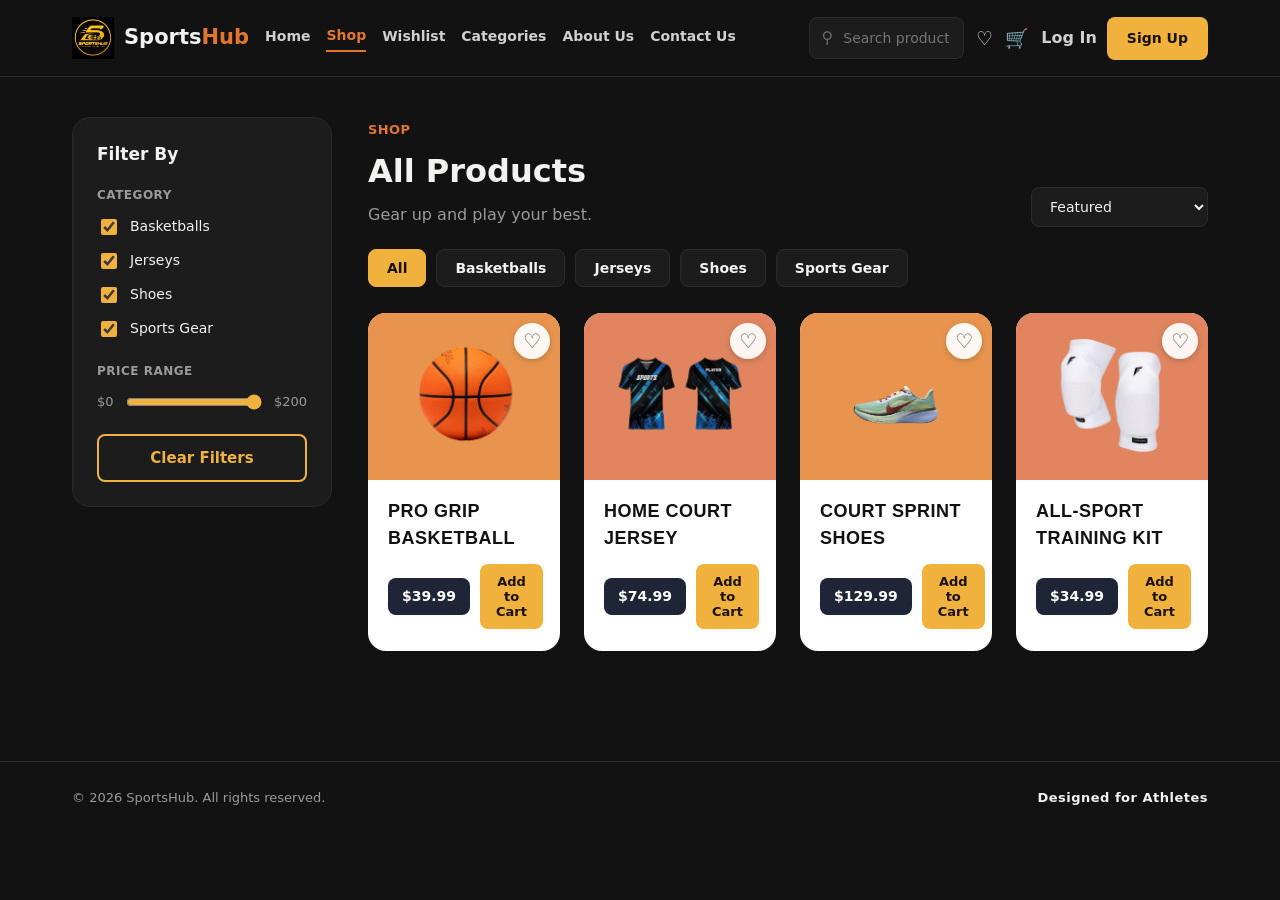
<file: Group5_JSProject/shop.html>
<!DOCTYPE html>
<html lang="en">
<head>
  <meta charset="UTF-8">
  <meta name="viewport" content="width=device-width, initial-scale=1.0">
  <title>Shop | SportsHub</title>
  <link rel="stylesheet" href="styles.css">
</head>

<body>

  <header id="site-header" class="site-header"></header>

  <main class="wrap">

    <div class="shop-layout">

      <!-- FILTERS -->
      <aside class="filter-panel">

        <h3>Filter By</h3>

        <div class="filter-group">
          <span class="filter-label">Category</span>

          <label class="checkbox-row">
            <input type="checkbox" value="Basketballs" checked>
            <span>Basketballs</span>
          </label>

          <label class="checkbox-row">
            <input type="checkbox" value="Jerseys" checked>
            <span>Jerseys</span>
          </label>

          <label class="checkbox-row">
            <input type="checkbox" value="Shoes" checked>
            <span>Shoes</span>
          </label>

          <label class="checkbox-row">
            <input type="checkbox" value="Sports Gear" checked>
            <span>Sports Gear</span>
          </label>
        </div>

        <!-- PRICE RANGE -->
        <div class="filter-group">

          <span class="filter-label">Price Range</span>

          <div class="price-range">
            <span>$0</span>

            <input
              type="range"
              id="price-range"
              min="0"
              max="200"
              value="200"
            >

            <span id="price-value">$200</span>
          </div>

        </div>

        <button id="clear-filters" class="btn btn-outline btn-block">
          Clear Filters
        </button>

      </aside>


      <!-- SHOP CONTENT -->
      <section>

        <div class="shop-top-row">

          <div class="shop-header">
            <span class="eyebrow">SHOP</span>
            <h1>All Products</h1>
            <p>Gear up and play your best.</p>
          </div>

          <select id="sort-select" class="sort-select">
            <option value="default">Featured</option>
            <option value="price-low">Price: Low to High</option>
            <option value="price-high">Price: High to Low</option>
            <option value="name">Name</option>
          </select>

        </div>


        <!-- CATEGORY TABS -->
        <div class="tabs">
          <button class="tab-btn active" data-category="All">All</button>
          <button class="tab-btn" data-category="Basketballs">Basketballs</button>
          <button class="tab-btn" data-category="Jerseys">Jerseys</button>
          <button class="tab-btn" data-category="Shoes">Shoes</button>
          <button class="tab-btn" data-category="Sports Gear">Sports Gear</button>
        </div>


        <!-- PRODUCTS -->
        <div id="shop-grid" class="product-grid"></div>

      </section>

    </div>

  </main>


  <footer id="site-footer" class="footer"></footer>


  <script src="script.js"></script>

  <script>

    let selectedCategory = "All";


    /* PRODUCT IMAGES */
    function getShopImage(product) {

      if (product.id === "basketball") return "Basketballs/ball1.png";
      if (product.id === "jersey") return "Jerseys/jersey1.png";
      if (product.id === "shoes") return "Shoes/shoes1.png";
      if (product.id === "gear") return "Gears/gear1.png";

      return "";

    }


    /* RENDER PRODUCTS */
    function renderShop() {

      const grid = document.getElementById("shop-grid");
      const priceRange = document.getElementById("price-range");
      const maxPrice = Number(priceRange.value);


      /* ONLY SHOW THESE 4 PRODUCTS */
      let list = PRODUCTS.filter(product =>
        (
          product.id === "basketball" ||
          product.id === "jersey" ||
          product.id === "shoes" ||
          product.id === "gear"
        )
        && product.price <= maxPrice
      );


      /* CATEGORY FILTER */
      if (selectedCategory !== "All") {
        list = list.filter(product =>
          product.category === selectedCategory
        );
      }


      /* CHECKBOX FILTER */
      const checkedCategories = Array.from(
        document.querySelectorAll('.checkbox-row input:checked')
      ).map(input => input.value);

      if (selectedCategory === "All") {
        list = list.filter(product =>
          checkedCategories.includes(product.category)
        );
      }


      /* SORT */
      const sort = document.getElementById("sort-select").value;

      if (sort === "price-low") {
        list.sort((a, b) => a.price - b.price);
      }

      if (sort === "price-high") {
        list.sort((a, b) => b.price - a.price);
      }

      if (sort === "name") {
        list.sort((a, b) => a.name.localeCompare(b.name));
      }


      /* DISPLAY */
      grid.innerHTML = list.map((product, index) => {

        const image = getShopImage(product);
        const bgClass = index % 2 === 0 ? "bg-a" : "bg-b";

        return `

          <article class="card">

            <a href="product.html?id=${product.id}">

              <div class="card-img ${bgClass}">

                <img
                  src="${image}"
                  alt="${product.name}"
                  class="prod-icon"
                  style="width:100%;height:100%;object-fit:contain;"
                >

              </div>

            </a>

            <button
              type="button"
              class="wish-btn ${isWished(product.id) ? "active" : ""}"
              onclick="toggleWishBtn('${product.id}', this)"
              aria-label="${isWished(product.id) ? "Remove from wishlist" : "Add to wishlist"}"
            >${isWished(product.id) ? "&#9829;" : "&#9825;"}</button>


            <div class="card-body">

              <div class="card-title">
                ${product.name}
              </div>

              <div class="card-footer">

                <span class="price-tag">
                  ${fmt(product.price)}
                </span>

                <button
                  class="add-cart-btn"
                  onclick="addProductToCart('${product.id}', this)"
                >
                  Add to Cart
                </button>

              </div>

            </div>

          </article>

        `;

      }).join("");


      /* EMPTY RESULT */
      if (list.length === 0) {
        grid.innerHTML = `
          <p style="color: var(--text-muted);">
            No products found in this price range.
          </p>
        `;
      }

    }


    /* PRICE SLIDER */
    const priceRange = document.getElementById("price-range");
    const priceValue = document.getElementById("price-value");

    priceRange.addEventListener("input", function () {
      const value = Number(this.value);
      priceValue.textContent = "$" + value;
      renderShop();
    });


    /* CATEGORY CHECKBOXES */
    document
      .querySelectorAll('.checkbox-row input')
      .forEach(input => {
        input.addEventListener("change", renderShop);
      });


    /* CATEGORY TABS */
    document
      .querySelectorAll(".tab-btn")
      .forEach(button => {

        button.addEventListener("click", function () {

          document
            .querySelectorAll(".tab-btn")
            .forEach(btn => btn.classList.remove("active"));

          this.classList.add("active");

          selectedCategory = this.dataset.category;

          renderShop();

        });

      });


    /* SORT */
    document
      .getElementById("sort-select")
      .addEventListener("change", renderShop);


    /* CLEAR FILTERS */
    document
      .getElementById("clear-filters")
      .addEventListener("click", function () {

        document
          .querySelectorAll('.checkbox-row input')
          .forEach(input => { input.checked = true; });

        priceRange.value = 200;
        priceValue.textContent = "$200";

        selectedCategory = "All";

        document
          .querySelectorAll(".tab-btn")
          .forEach(btn => btn.classList.remove("active"));

        document
          .querySelector('.tab-btn[data-category="All"]')
          .classList.add("active");

        document.getElementById("sort-select").value = "default";

        renderShop();

      });


    /* HEADER + FOOTER */
    renderHeader("Shop");
    renderFooter();


    /* INITIAL LOAD */
    renderShop();

  </script>

</body>
</html>
</file>
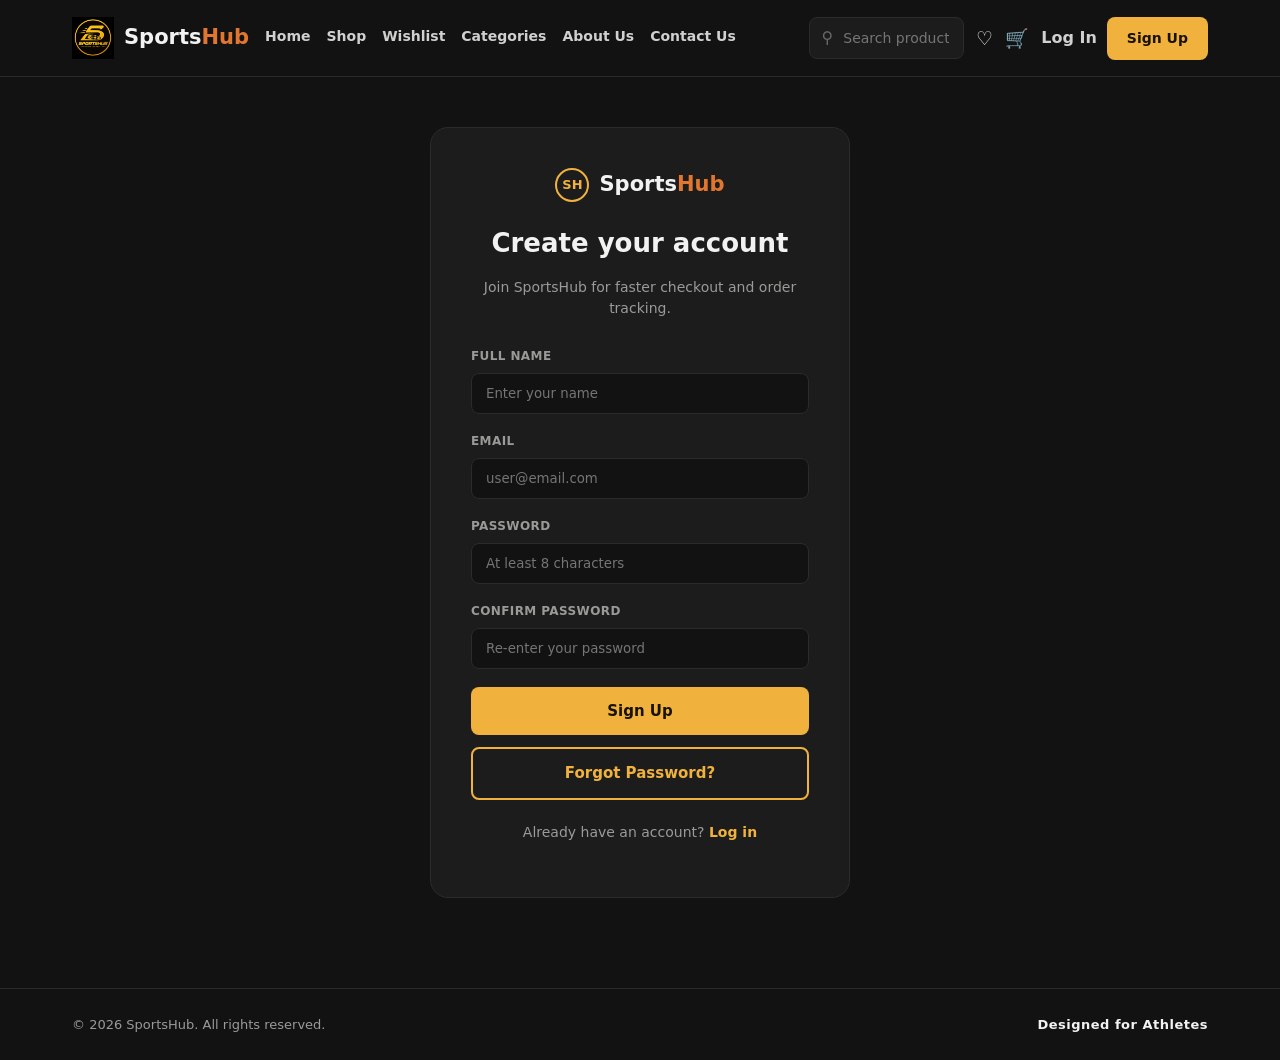
<file: Group5_JSProject/signup.html>
<!DOCTYPE html>
<html lang="en">

<head>
  <meta charset="UTF-8">
  <meta name="viewport" content="width=device-width, initial-scale=1.0">
  <title>Create Account — SportsHub</title>
  <link rel="stylesheet" href="styles.css">
</head>

<body>

  <header class="site-header" id="site-header"></header>

  <main>
    <div class="auth-wrap">
      <div class="auth-card">
        <a href="index.html" class="logo">
          <span class="logo-badge">SH</span>
          <span class="logo-text">Sports<span class="accent">Hub</span></span>
        </a>
        <h1>Create your account</h1>
        <p class="sub">Join SportsHub for faster checkout and order tracking.</p>

        <form id="signup-form">
          <div class="auth-field">
            <label>Full Name</label>
            <input type="text" id="signup-name" placeholder="Enter your name" required>
          </div>
          <div class="auth-field">
            <label>Email</label>
            <input type="email" id="signup-email" placeholder="user@email.com" required>
          </div>
          <div class="auth-field">
            <label>Password</label>
            <input type="password" id="signup-password" placeholder="At least 8 characters" required minlength="8">
          </div>
          <div class="auth-field">
            <label>Confirm Password</label>
            <input type="password" id="signup-confirm" placeholder="Re-enter your password" required minlength="6">
          </div>
          <p class="auth-error" id="signup-error">Passwords must match and be at least 6 characters.</p>
          <button type="submit" class="btn btn-primary btn-block">Sign Up</button>

          <a href="forgotpassword.html" class="btn btn-outline btn-block" style="margin-top:12px;">
            Forgot Password?
          </a>
        </form>

        <p class="auth-switch">Already have an account? <a href="login.html">Log in</a></p>
      </div>
    </div>
  </main>

  <footer class="footer" id="site-footer"></footer>

  <script src="script.js"></script>
  <script src="function.js"></script>

</body>

</html>
</file>
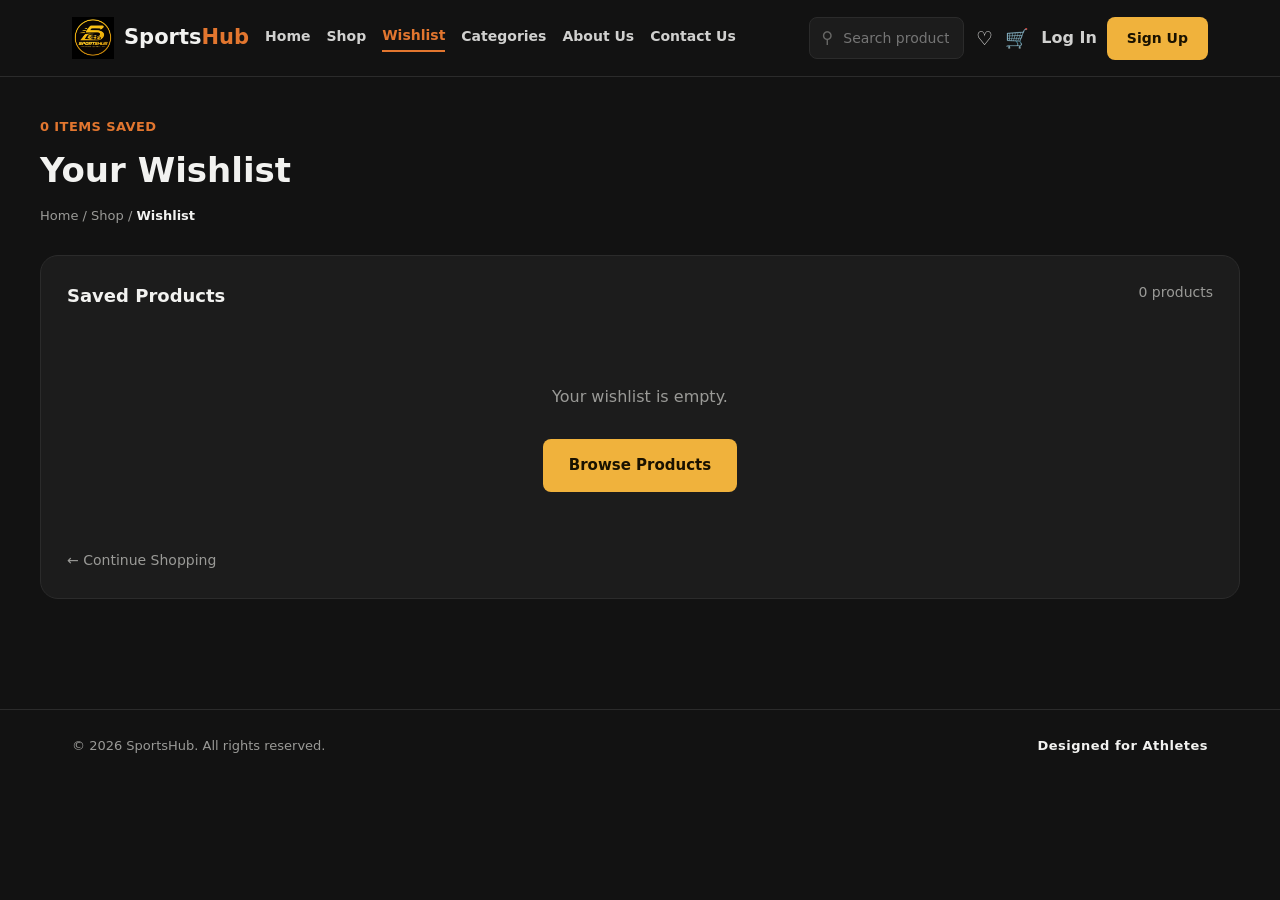
<file: Group5_JSProject/wishlist.html>
<!DOCTYPE html>
<html lang="en">
<head>
<meta charset="UTF-8">
<meta name="viewport" content="width=device-width, initial-scale=1.0">
<title>Wishlist — SportsHub</title>
<link rel="stylesheet" href="styles.css">
</head>
<body>

<header class="site-header" id="site-header"></header>

<main>
  <div class="wrap cart-wrap">
    <div class="cart-title-row">
      <p class="eyebrow" id="wish-count-label">Saved Items</p>
      <h1>Your Wishlist</h1>
      <div class="breadcrumb"><a href="index.html">Home</a> / <a href="shop.html">Shop</a> / <strong>Wishlist</strong></div>
    </div>

    <div class="items-panel">
      <div class="items-panel-head">
        <h3>Saved Products</h3>
        <span id="wish-products-count-label">0 products</span>
      </div>
      <div id="wish-items"></div>
      <a href="shop.html" class="continue-link">&larr; Continue Shopping</a>
    </div>
  </div>
</main>

<footer class="footer" id="site-footer"></footer>

<script src="script.js"></script>
<script>
  renderHeader("Wishlist");
  renderFooter();

  /* Same image as the shop; falls back to the SVG icon if there isn't one */
  function wishImage(p){
    const src = getProductImage(p);
    if (src){
      return `<img src="${src}" alt="${p.name}" class="prod-img" style="width:100%;height:100%;object-fit:contain;">`;
    }
    return ICONS[p.icon] || "";
  }

  function renderWishlist(){
    const products = wishlistProducts();
    const itemsEl = document.getElementById("wish-items");
    document.getElementById("wish-products-count-label").textContent = products.length + (products.length === 1 ? " product" : " products");
    document.getElementById("wish-count-label").textContent = products.length + (products.length === 1 ? " ITEM SAVED" : " ITEMS SAVED");

    if (products.length === 0){
      itemsEl.innerHTML = `<div class="empty-cart">
        <p>Your wishlist is empty.</p>
        <a href="shop.html" class="btn btn-primary" style="margin-top:14px;">Browse Products</a>
      </div>`;
      return;
    }

    itemsEl.innerHTML = products.map(p => `
      <div class="cart-row">
        <a href="product.html?id=${p.id}" class="cart-thumb">
          ${wishImage(p)}
        </a>
        <div class="cart-item-info">
          <div class="cart-item-cat">${p.category}</div>
          <div class="cart-item-name"><a href="product.html?id=${p.id}" style="color:inherit;">${p.name}</a></div>
          <div class="cart-item-meta">${fmt(p.price)}</div>
          <button class="remove-link" onclick="removeFromWishlist('${p.id}'); renderWishlist();">Remove</button>
        </div>
        <div class="cart-item-right">
          <button class="btn btn-primary btn-sm" onclick="addToCart('${p.id}',1,'${p.sizes && p.sizes.length ? p.sizes[0] : "One Size"}'); this.textContent='Added ✓'; setTimeout(()=>{this.textContent='Add to Cart';},1200);">Add to Cart</button>
        </div>
      </div>
    `).join("");
  }

  renderWishlist();
</script>
</body>
</html>
</file>
<file: Group5_JSProject/styles.css>
/* ============================================================
   SportsHub — shared styles
   ============================================================ */

:root {
  --bg: #121212;
  --bg-raised: #1a1a1a;
  --bg-panel: #1c1c1c;
  --border: #2b2b2b;
  --text: #f2f2f0;
  --text-muted: #9a9a97;
  --orange: #e2762f;
  --gold: #f0b23c;
  --navy: #1e2536;
  --red: #c0392b;

  --radius-lg: 18px;
  --radius-md: 12px;
  --radius-sm: 8px;

  --font-body: 'Segoe UI', system-ui, -apple-system, sans-serif;
  --font-display: 'Arial Black', 'Segoe UI', sans-serif;
}


* {
  box-sizing: border-box;
}


html,
body {
  margin: 0;
  padding: 0;

  background: var(--bg);
  color: var(--text);

  font-family: var(--font-body);

  line-height: 1.5;
}


a {
  color: inherit;
  text-decoration: none;
}


button {
  font-family: inherit;
  cursor: pointer;
}


input,
textarea,
select {
  font-family: inherit;
}


.wrap {
  max-width: 1200px;
  margin: 0 auto;
  padding: 0 32px;
}


.eyebrow {
  color: var(--orange);

  font-weight: 700;
  font-size: 13px;

  letter-spacing: 0.4px;

  margin: 0 0 8px;
}


/* ---------- Buttons ---------- */

.btn {
  display: inline-flex;

  align-items: center;
  justify-content: center;

  gap: 8px;

  padding: 13px 24px;

  border-radius: var(--radius-sm);

  font-weight: 700;
  font-size: 15px;

  border: 2px solid transparent;

  transition:
    transform 0.15s ease,
    opacity 0.15s ease;
}


.btn:hover {
  opacity: 0.92;
}


.btn:active {
  transform: scale(0.98);
}


.btn-primary {
  background: var(--gold);
  color: #1a1200;
}


.btn-outline {
  background: transparent;

  border-color: var(--gold);

  color: var(--gold);
}


.btn-block {
  width: 100%;
}


.btn-sm {
  padding: 9px 18px;
  font-size: 14px;
}


/* ---------- Header ---------- */

/* ---------- Header ---------- */

.site-header {
  border-bottom: 1px solid var(--border);
  background: var(--bg);
  position: sticky;
  top: 0;
  z-index: 50;
}

.header-inner {
  display: flex;
  align-items: center;
  gap: 22px;
  height: 76px;
}

/* LOGO + SPORTSHUB TEXT */

.logo {
  display: flex;
  align-items: center;
  gap: 10px;
  flex-shrink: 0;
  color: var(--text);
  text-decoration: none;
  white-space: nowrap;
}

.site-logo {
  width: 42px !important;
  height: 42px !important;
  max-width: 42px !important;
  max-height: 42px !important;
  object-fit: contain;
  display: block;
  flex-shrink: 0;
}

.logo-text {
  display: inline-block !important;
  visibility: visible !important;
  opacity: 1 !important;
  color: var(--text) !important;
  font-size: 21px;
  font-weight: 800;
  white-space: nowrap;
}

.logo-text .accent {
  color: var(--orange) !important;
}


/* NAVIGATION */

.main-nav {
  display: flex;
  align-items: center;
  gap: 20px;
  flex: 1;
  min-width: 0;
  font-weight: 600;
  font-size: 14px;
  white-space: nowrap;
}

.main-nav a {
  color: var(--text);
  opacity: 0.85;
  padding-bottom: 4px;
  white-space: nowrap;
  flex-shrink: 0;
}

.main-nav a:hover {
  opacity: 1;
}

.main-nav a.active {
  color: var(--orange);
  opacity: 1;
  border-bottom: 2px solid var(--orange);
}


/* RIGHT SIDE */

.header-right {
  display: flex;
  align-items: center;
  gap: 14px;
  flex-shrink: 0;
}

.auth-area {
  display: flex;
  align-items: center;
  gap: 10px;
  white-space: nowrap;
}


/* Old badge kept for other pages if needed */

.logo-badge {
  width: 34px;
  height: 34px;

  border-radius: 50%;

  border: 2px solid var(--gold);

  display: flex;

  align-items: center;
  justify-content: center;

  font-size: 13px;

  font-weight: 800;

  color: var(--gold);
}


.main-nav {
  display: flex;

  align-items: center;

  gap: 26px;

  flex: 1;

  font-weight: 600;

  font-size: 15px;
}


.main-nav a {
  color: var(--text);

  opacity: 0.85;

  padding-bottom: 4px;
}


.main-nav a:hover {
  opacity: 1;
}


.main-nav a.active {
  color: var(--orange);

  opacity: 1;

  border-bottom: 2px solid var(--orange);
}


.header-right {
  display: flex;

  align-items: center;

  gap: 18px;
}


.search-box {
  display: flex;

  align-items: center;

  gap: 8px;

  background: var(--bg-panel);

  border: 1px solid var(--border);

  border-radius: var(--radius-sm);

  padding: 9px 14px;

  color: var(--text-muted);
}


.search-box input {
  background: transparent;

  border: none;

  outline: none;

  color: var(--text);

  font-size: 14px;

  width: 160px;
}


.search-icon {
  opacity: 0.6;
}


.cart-link {
  position: relative;

  font-size: 19px;

  display: flex;

  align-items: center;
}


.cart-badge {
  position: absolute;

  top: -6px;

  right: -8px;

  background: var(--orange);

  color: #fff;

  font-size: 10px;

  font-weight: 800;

  min-width: 16px;

  height: 16px;

  border-radius: 50%;

  display: none;

  align-items: center;

  justify-content: center;

  padding: 0 3px;
}


.auth-area {
  display: flex;

  align-items: center;

  gap: 14px;

  white-space: nowrap;
}


.header-link {
  font-weight: 600;

  opacity: 0.85;
}


.header-link:hover {
  opacity: 1;
}


.header-account {
  font-weight: 700;

  color: var(--gold);
}


/* ---------- Hero ---------- */

.hero {
  padding: 72px 0 56px;
}


.hero h1 {
  font-size: 44px;

  margin: 0 0 18px;

  max-width: 640px;

  line-height: 1.15;
}


.hero p {
  color: var(--text-muted);

  max-width: 520px;

  margin: 0 0 28px;

  font-size: 16px;
}


.hero-actions {
  display: flex;

  gap: 14px;
}


/* ---------- Sections ---------- */

.section-pad {
  padding: 20px 0 70px;
}


.section-head {
  display: flex;

  justify-content: space-between;

  align-items: flex-end;

  margin-bottom: 26px;
}


.section-head h2 {
  margin: 0;

  font-size: 28px;
}


.view-all {
  color: var(--orange);

  font-weight: 700;

  font-size: 14px;
}


/* ---------- Product grid / cards ---------- */

.product-grid {
  display: grid;

  grid-template-columns: repeat(4, 1fr);

  gap: 24px;
}


.card {
  background: #fff;

  color: #111;

  border-radius: var(--radius-lg);

  overflow: hidden;

  display: flex;

  flex-direction: column;

  transition: transform 0.15s ease;
}


.card:hover {
  transform: translateY(-3px);
}


.card-img {
  aspect-ratio: 1.15 / 1;

  display: flex;

  align-items: center;

  justify-content: center;

  padding: 22px;
}


.card-img.bg-a {
  background: #e8944f;
}


.card-img.bg-b {
  background: #e0855f;
}


.prod-icon {
  width: 65%;
  height: 65%;
}


/* Actual product PNGs */

.home-product-image {
  width: 78% !important;

  height: 78% !important;

  object-fit: contain;

  display: block;
}


.card-body {
  padding: 18px 20px 22px;
}


.card-title {
  font-family: var(--font-display);

  font-weight: 900;

  font-size: 18px;

  letter-spacing: 0.5px;

  text-transform: uppercase;

  margin-bottom: 12px;
}


.card-footer {
  display: flex;

  align-items: center;

  justify-content: space-between;

  gap: 10px;
}


.price-tag {
  background: var(--navy);

  color: #fff;

  font-weight: 800;

  padding: 8px 14px;

  border-radius: var(--radius-sm);

  font-size: 14px;
}


.add-cart-btn {
  background: var(--gold);

  border: none;

  border-radius: var(--radius-sm);

  padding: 10px 16px;

  font-weight: 700;

  font-size: 13px;

  color: #1a1200;
}


.add-cart-btn.added {
  background: #7bc47f;
}


/* ---------- Footer ---------- */

.footer {
  border-top: 1px solid var(--border);

  padding: 26px 0;

  margin-top: 40px;
}


.footer-inner {
  display: flex;

  justify-content: space-between;

  color: var(--text-muted);

  font-size: 13px;
}


.footer-tag {
  font-weight: 800;

  letter-spacing: 0.5px;

  color: var(--text);
}


/* ============================================================
   Shop page
   ============================================================ */

.shop-layout {
  display: grid;

  grid-template-columns: 260px 1fr;

  gap: 36px;

  padding: 40px 0 70px;
}


.filter-panel {
  background: var(--bg-panel);

  border: 1px solid var(--border);

  border-radius: var(--radius-lg);

  padding: 24px;

  height: fit-content;
}


.filter-panel h3 {
  margin: 0 0 18px;

  font-size: 17px;
}


.filter-group {
  margin-bottom: 22px;
}


.filter-label {
  display: block;

  color: var(--text-muted);

  font-size: 12px;

  font-weight: 700;

  letter-spacing: 0.5px;

  text-transform: uppercase;

  margin-bottom: 12px;
}


.checkbox-row {
  display: flex;

  align-items: center;

  gap: 10px;

  margin-bottom: 12px;

  font-size: 14px;
}


.checkbox-row input {
  width: 16px;

  height: 16px;

  accent-color: var(--gold);
}


.price-range {
  display: flex;

  align-items: center;

  gap: 10px;

  font-size: 13px;

  color: var(--text-muted);
}


.price-range input[type="range"] {
  flex: 1;

  accent-color: var(--gold);
}


.btn-block.btn-outline {
  text-align: center;
}


.shop-top-row {
  display: flex;

  justify-content: space-between;

  align-items: flex-end;

  margin-bottom: 22px;

  gap: 20px;
}


.shop-header h1 {
  margin: 6px 0 8px;

  font-size: 32px;
}


.shop-header p {
  color: var(--text-muted);

  margin: 0;
}


.sort-select {
  background: var(--bg-panel);

  border: 1px solid var(--border);

  color: var(--text);

  padding: 10px 14px;

  border-radius: var(--radius-sm);

  font-size: 14px;
}


.tabs {
  display: flex;

  gap: 10px;

  margin-bottom: 26px;

  flex-wrap: wrap;
}


.tab-btn {
  background: var(--bg-panel);

  border: 1px solid var(--border);

  color: var(--text);

  padding: 10px 18px;

  border-radius: var(--radius-sm);

  font-weight: 600;

  font-size: 14px;
}


.tab-btn.active {
  background: var(--gold);

  color: #1a1200;

  border-color: var(--gold);
}


.shop-layout .product-grid {
  grid-template-columns: repeat(4, 1fr);
}


/* ============================================================
   Product detail page
   ============================================================ */

.breadcrumb {
  color: var(--text-muted);

  font-size: 13px;

  margin-bottom: 6px;
}


.breadcrumb a {
  color: var(--text-muted);
}


.breadcrumb a:hover {
  color: var(--text);
}


.breadcrumb strong {
  color: var(--text);
}


.product-detail {
  display: grid;

  grid-template-columns: 1fr 1fr;

  gap: 60px;

  padding: 24px 0 70px;
}


.pd-main-img {
  background:
    linear-gradient(
      155deg,
      #e8a06c,
      #d9835c
    );

  border-radius: var(--radius-lg);

  aspect-ratio: 1.2/1;

  display: flex;

  align-items: center;

  justify-content: center;

  padding: 40px;
}


.pd-main-img .prod-icon {
  width: 60%;

  height: 60%;
}


.thumb-row {
  display: flex;

  gap: 14px;

  margin-top: 16px;
}


/* FIX: thumbnails were spilling out of their box.
   Added overflow/flex/cursor here and a rule for the <img> below. */
.thumb {
  background: #e8a06c;

  border-radius: var(--radius-md);

  width: 84px;

  height: 84px;

  padding: 14px;

  opacity: 0.6;

  border: 2px solid transparent;

  overflow: hidden;

  display: flex;

  align-items: center;

  justify-content: center;

  flex-shrink: 0;

  cursor: pointer;
}


.thumb img {
  width: 100%;

  height: 100%;

  object-fit: contain;

  display: block;
}


.thumb.active {
  opacity: 1;

  border-color: var(--gold);
}


.pd-title {
  font-size: 34px;

  margin: 6px 0 10px;
}


.pd-rating {
  color: var(--gold);

  font-size: 14px;

  margin-bottom: 16px;
}


.pd-rating span {
  color: var(--text-muted);
}


.pd-desc {
  color: var(--text-muted);

  margin-bottom: 22px;

  max-width: 480px;
}


.pd-price-row {
  display: flex;

  align-items: center;

  gap: 14px;

  margin-bottom: 26px;
}


.price-current {
  background: var(--navy);

  color: #fff;

  font-weight: 800;

  font-size: 20px;

  padding: 12px 18px;

  border-radius: var(--radius-sm);
}


.price-old {
  color: var(--text-muted);

  text-decoration: line-through;
}


.save-badge {
  background: var(--orange);

  color: #fff;

  font-weight: 700;

  font-size: 12px;

  padding: 6px 10px;

  border-radius: var(--radius-sm);
}


.size-label {
  font-weight: 700;

  font-size: 13px;

  letter-spacing: 0.5px;

  text-transform: uppercase;

  margin-bottom: 10px;

  color: var(--text-muted);
}


.size-row {
  display: flex;

  gap: 10px;

  margin-bottom: 24px;

  flex-wrap: wrap;
}


.size-btn {
  background: var(--bg-panel);

  border: 1px solid var(--border);

  color: var(--text);

  padding: 10px 16px;

  border-radius: var(--radius-sm);

  font-weight: 600;
}


.size-btn.active {
  background: var(--gold);

  color: #1a1200;

  border-color: var(--gold);
}


.qty-add-row {
  display: flex;

  align-items: center;

  gap: 14px;

  margin-bottom: 22px;
}


.qty-box {
  display: flex;

  align-items: center;

  gap: 14px;

  background: var(--bg-panel);

  border: 1px solid var(--border);

  border-radius: var(--radius-sm);

  padding: 8px 16px;
}


.qty-box button {
  background: none;

  border: none;

  color: var(--text);

  font-size: 18px;
}


.wish-btn {
  border: 1px solid var(--gold);

  background: transparent;

  color: var(--gold);

  width: 48px;

  height: 48px;

  border-radius: var(--radius-sm);

  font-size: 18px;
}


.wish-btn.active {
  background: var(--gold);

  color: #1a1200;
}


.ship-info {
  display: flex;

  justify-content: space-between;

  background: var(--bg-panel);

  border: 1px solid var(--border);

  border-radius: var(--radius-sm);

  padding: 14px 18px;

  font-size: 13px;

  color: var(--text-muted);

  margin-bottom: 26px;
}


.pd-tabs {
  display: flex;

  gap: 26px;

  border-bottom: 1px solid var(--border);

  margin-bottom: 20px;
}


.pd-tab {
  padding-bottom: 12px;

  color: var(--text-muted);

  font-weight: 600;

  cursor: pointer;
}


.pd-tab.active {
  color: var(--orange);

  border-bottom: 2px solid var(--orange);
}


.pd-tab-content {
  color: var(--text-muted);

  max-width: 480px;
}


/* ============================================================
   Cart page
   ============================================================ */

.cart-wrap {
  padding: 40px 0 70px;
}


.cart-title-row {
  margin-bottom: 30px;
}


.cart-title-row h1 {
  margin: 6px 0 10px;

  font-size: 34px;
}


.cart-grid {
  display: grid;

  grid-template-columns: 1fr 340px;

  gap: 32px;

  align-items: start;
}


.items-panel {
  background: var(--bg-panel);

  border: 1px solid var(--border);

  border-radius: var(--radius-lg);

  padding: 26px;
}


.items-panel-head {
  display: flex;

  justify-content: space-between;

  margin-bottom: 20px;

  color: var(--text-muted);

  font-size: 14px;
}


.items-panel-head h3 {
  margin: 0;

  color: var(--text);

  font-size: 18px;
}


.cart-row {
  display: flex;

  align-items: center;

  gap: 18px;

  padding: 18px 0;

  border-bottom: 1px solid var(--border);
}


.cart-row:last-child {
  border-bottom: none;
}


.cart-thumb {
  width: 68px;

  height: 68px;

  border-radius: 50%;

  background: #e8a06c;

  display: flex;

  align-items: center;

  justify-content: center;

  padding: 10px;

  flex-shrink: 0;
}


.cart-item-info {
  flex: 1;
}


.cart-item-cat {
  font-size: 11px;

  text-transform: uppercase;

  letter-spacing: 0.5px;

  color: var(--text-muted);

  font-weight: 700;
}


.cart-item-name {
  font-weight: 700;

  font-size: 16px;

  margin: 2px 0;
}


.cart-item-meta {
  color: var(--text-muted);

  font-size: 13px;

  margin-bottom: 6px;
}


.remove-link {
  background: none;

  border: none;

  color: var(--orange);

  font-size: 13px;

  padding: 0;
}


.cart-item-right {
  display: flex;

  align-items: center;

  gap: 16px;
}


.each-price {
  color: var(--text-muted);

  font-size: 13px;

  white-space: nowrap;
}


.line-total {
  background: #3a3a3a;

  color: #fff;

  font-weight: 700;

  padding: 8px 14px;

  border-radius: var(--radius-sm);
}


.continue-link {
  display: inline-block;

  margin-top: 18px;

  color: var(--text-muted);

  font-size: 14px;
}


.empty-cart {
  text-align: center;

  padding: 40px 0;

  color: var(--text-muted);
}


.summary-panel {
  background: var(--bg-panel);

  border: 1px solid var(--border);

  border-radius: var(--radius-lg);

  padding: 26px;
}


.summary-row {
  display: flex;

  justify-content: space-between;

  font-size: 14px;

  color: var(--text-muted);

  padding: 8px 0;
}


.summary-row.total {
  color: var(--text);

  font-weight: 800;

  font-size: 18px;

  border-top: 1px solid var(--border);

  margin-top: 6px;

  padding-top: 16px;
}


.promo-row {
  display: flex;

  gap: 8px;

  margin: 18px 0;
}


.promo-row input {
  flex: 1;

  background: var(--bg);

  border: 1px solid var(--border);

  border-radius: var(--radius-sm);

  padding: 10px 12px;

  color: var(--text);
}


.promo-row button {
  background: transparent;

  border: 1px solid var(--gold);

  color: var(--gold);

  border-radius: var(--radius-sm);

  padding: 0 16px;

  font-weight: 700;
}


.secure-note {
  text-align: center;

  color: var(--text-muted);

  font-size: 12px;

  margin-top: 14px;
}


/* ============================================================
   Checkout page
   ============================================================ */

.checkout-wrap {
  padding: 40px 0 70px;
}


.checkout-steps {
  display: flex;

  align-items: center;

  gap: 10px;

  margin: 20px 0 32px;

  font-weight: 600;

  color: var(--text-muted);
}


.checkout-steps .step.active {
  color: var(--gold);
}


.checkout-steps .line {
  width: 40px;

  height: 1px;

  background: var(--border);
}


.checkout-grid {
  display: grid;

  grid-template-columns: 1fr 1fr 340px;

  gap: 26px;

  align-items: start;
}


.panel {
  background: var(--bg-panel);

  border: 1px solid var(--border);

  border-radius: var(--radius-lg);

  padding: 24px;
}


.panel h3 {
  margin: 0 0 18px;

  font-size: 17px;
}


.two-col {
  display: grid;

  grid-template-columns: 1fr 1fr;

  gap: 14px;
}


.field-sm {
  margin-bottom: 14px;
}


.field-sm label {
  display: block;

  font-size: 12px;

  color: var(--text-muted);

  margin-bottom: 6px;

  text-transform: uppercase;

  letter-spacing: 0.4px;

  font-weight: 700;
}


.field-sm input {
  width: 100%;

  background: var(--bg);

  border: 1px solid var(--border);

  border-radius: var(--radius-sm);

  padding: 11px 14px;

  color: var(--text);
}


.ship-method {
  display: flex;

  justify-content: space-between;

  align-items: center;

  border: 1px solid var(--border);

  border-radius: var(--radius-sm);

  padding: 14px 16px;

  margin-bottom: 12px;

  cursor: pointer;
}


.ship-method.active {
  border-color: var(--gold);
}


.ship-method .left {
  display: flex;

  align-items: center;

  gap: 12px;

  font-weight: 600;
}


.radio-dot {
  width: 16px;

  height: 16px;

  border-radius: 50%;

  border: 2px solid var(--text-muted);

  display: inline-block;
}


.radio-dot.filled {
  border-color: var(--gold);

  background:
    radial-gradient(
      circle,
      var(--gold) 45%,
      transparent 50%
    );
}


.order-summary-list {
  margin-bottom: 16px;
}


.os-item {
  display: flex;

  align-items: center;

  gap: 12px;

  padding: 10px 0;

  border-bottom: 1px solid var(--border);

  font-size: 13px;
}


.os-thumb {
  width: 40px;

  height: 40px;

  border-radius: 8px;

  background: #e8a06c;

  display: flex;

  align-items: center;

  justify-content: center;

  padding: 6px;

  flex-shrink: 0;
}


.os-name {
  flex: 1;
}


.os-price {
  font-weight: 700;
}


/* ============================================================
   Categories page
   ============================================================ */

.category-grid {
  display: grid;

  grid-template-columns: repeat(3, 1fr);

  gap: 24px;

  padding: 34px 0 70px;
}


.category-card {
  background: #fff;

  color: #111;

  border-radius: var(--radius-lg);

  overflow: hidden;
}


.category-card .card-img {
  aspect-ratio: 2/1;
}


.category-card .card-body {
  padding: 16px 20px 20px;
}


.category-card h3 {
  margin: 0 0 4px;

  font-size: 19px;
}


.category-card p {
  margin: 0;

  color: #6b6b6b;

  font-size: 13px;
}


/* ============================================================
   About page
   ============================================================ */

.about-hero {
  display: grid;

  grid-template-columns: 1fr 1fr;

  gap: 60px;

  align-items: center;

  padding: 60px 0 50px;
}


.about-hero h1 {
  margin: 8px 0 16px;
}


.about-hero p {
  color: var(--text-muted);

  max-width: 460px;

  margin-bottom: 26px;
}


.about-actions {
  display: flex;

  gap: 14px;
}


.about-hero-img {
  background:
    linear-gradient(
      155deg,
      #e8a06c,
      #d9835c
    );

  border-radius: var(--radius-lg);

  aspect-ratio: 1.4/1;

  display: flex;

  align-items: center;

  justify-content: center;

  padding: 60px;
}


.about-hero-img .prod-icon {
  width: 70%;

  height: 70%;
}


.stat-row {
  display: grid;

  grid-template-columns: repeat(4, 1fr);

  gap: 20px;

  margin-bottom: 20px;
}


.stat-box {
  background: var(--bg-panel);

  border: 1px solid var(--border);

  border-radius: var(--radius-md);

  padding: 24px;

  text-align: center;
}


.stat-box .num {
  font-size: 26px;

  font-weight: 800;

  color: var(--gold);
}


.stat-box .label {
  color: var(--text-muted);

  font-size: 13px;

  margin-top: 6px;
}


.value-row {
  display: grid;

  grid-template-columns: repeat(3, 1fr);

  gap: 20px;

  padding-bottom: 70px;
}


.value-box {
  background: var(--bg-panel);

  border: 1px solid var(--border);

  border-radius: var(--radius-md);

  padding: 22px;
}


.value-box h4 {
  margin: 0 0 8px;
}


.value-box p {
  margin: 0;

  color: var(--text-muted);

  font-size: 14px;
}


/* ============================================================
   Contact page
   ============================================================ */

.contact-wrap {
  padding: 50px 0 80px;
}


.contact-head {
  text-align: center;

  max-width: 560px;

  margin: 0 auto 40px;
}


.contact-head h1 {
  margin: 6px 0 14px;
}


.contact-head p {
  color: var(--text-muted);
}


.contact-grid {
  display: grid;

  grid-template-columns: 320px 1fr;

  gap: 30px;
}


.info-box {
  background: var(--bg-panel);

  border: 1px solid var(--border);

  border-radius: var(--radius-md);

  padding: 18px 20px;

  margin-bottom: 16px;
}


.info-box .lbl {
  color: var(--orange);

  font-weight: 700;

  font-size: 12px;

  text-transform: uppercase;

  letter-spacing: 0.4px;

  margin-bottom: 6px;
}


.form-card {
  background: var(--bg-panel);

  border: 1px solid var(--border);

  border-radius: var(--radius-lg);

  padding: 30px;
}


.form-row {
  display: grid;

  grid-template-columns: 1fr 1fr;

  gap: 16px;

  margin-bottom: 20px;
}


.field label {
  display: block;

  font-size: 12px;

  color: var(--text-muted);

  text-transform: uppercase;

  letter-spacing: 0.4px;

  font-weight: 700;

  margin-bottom: 8px;
}


.field input,
.field textarea {
  width: 100%;

  background: var(--bg);

  border: 1px solid var(--border);

  border-radius: var(--radius-sm);

  padding: 12px 14px;

  color: var(--text);
}


.field textarea {
  min-height: 110px;

  resize: vertical;
}


/* ============================================================
   Auth pages
   ============================================================ */

.auth-wrap {
  min-height: calc(100vh - 240px);

  display: flex;

  align-items: center;

  justify-content: center;

  padding: 50px 20px;
}


.auth-card {
  background: var(--bg-panel);

  border: 1px solid var(--border);

  border-radius: var(--radius-lg);

  padding: 40px;

  width: 100%;

  max-width: 420px;
}


/* IMPORTANT:
   Logo also works inside login/signup pages */

.auth-card .logo {
  justify-content: center;

  margin-bottom: 22px;
}


.auth-card h1 {
  text-align: center;

  font-size: 26px;

  margin: 0 0 6px;
}


.auth-card .sub {
  text-align: center;

  color: var(--text-muted);

  font-size: 14px;

  margin-bottom: 28px;
}


.auth-field {
  margin-bottom: 18px;
}


.auth-field label {
  display: block;

  font-size: 12px;

  color: var(--text-muted);

  text-transform: uppercase;

  letter-spacing: 0.4px;

  font-weight: 700;

  margin-bottom: 8px;
}


.auth-field input {
  width: 100%;

  background: var(--bg);

  border: 1px solid var(--border);

  border-radius: var(--radius-sm);

  padding: 12px 14px;

  color: var(--text);
}


.auth-error {
  color: #e05252;

  font-size: 13px;

  margin: -8px 0 16px;

  display: none;
}


.auth-switch {
  text-align: center;

  margin-top: 22px;

  color: var(--text-muted);

  font-size: 14px;
}


.auth-switch a {
  color: var(--gold);

  font-weight: 700;
}


.account-wrap {
  padding: 50px 0 80px;

  max-width: 720px;

  margin: 0 auto;
}


.account-head {
  display: flex;

  align-items: center;

  gap: 18px;

  margin-bottom: 34px;
}


.account-avatar {
  width: 64px;

  height: 64px;

  border-radius: 50%;

  background: var(--gold);

  color: #1a1200;

  display: flex;

  align-items: center;

  justify-content: center;

  font-weight: 800;

  font-size: 24px;
}


.account-head h1 {
  margin: 0 0 4px;

  font-size: 26px;
}


.account-head p {
  margin: 0;

  color: var(--text-muted);
}


.account-section {
  background: var(--bg-panel);

  border: 1px solid var(--border);

  border-radius: var(--radius-lg);

  padding: 24px;

  margin-bottom: 20px;
}


.account-section h3 {
  margin: 0 0 14px;

  font-size: 16px;
}


.account-row {
  display: flex;

  justify-content: space-between;

  padding: 10px 0;

  border-bottom: 1px solid var(--border);

  font-size: 14px;
}


.account-row:last-child {
  border-bottom: none;
}


.account-row span:first-child {
  color: var(--text-muted);
}


/* ============================================================
   Responsive
   ============================================================ */

@media (max-width: 980px) {

  .product-grid {
    grid-template-columns: repeat(2, 1fr);
  }


  .shop-layout {
    grid-template-columns: 1fr;
  }


  .product-detail {
    grid-template-columns: 1fr;
  }


  .cart-grid {
    grid-template-columns: 1fr;
  }


  .checkout-grid {
    grid-template-columns: 1fr;
  }


  .category-grid {
    grid-template-columns: repeat(2, 1fr);
  }


  .about-hero {
    grid-template-columns: 1fr;
  }


  .stat-row {
    grid-template-columns: repeat(2, 1fr);
  }


  .value-row {
    grid-template-columns: 1fr;
  }


  .contact-grid {
    grid-template-columns: 1fr;
  }


  .main-nav {
    display: none;
  }


  .search-box input {
    width: 100px;
  }

}


@media (max-width: 560px) {

  .product-grid {
    grid-template-columns: 1fr;
  }


  .category-grid {
    grid-template-columns: 1fr;
  }


  .two-col {
    grid-template-columns: 1fr;
  }


  .form-row {
    grid-template-columns: 1fr;
  }

}
.about-hero-img {
  background: #111;

  border-radius: var(--radius-lg);

  aspect-ratio: 16 / 10;

  overflow: hidden;

  display: flex;

  align-items: center;

  justify-content: center;

  padding: 0;
}


.about-team-image {
  width: 100%;
  height: 100%;

  display: block;

  object-fit: cover;

  object-position: center;
}


/* ============================================================
   HEADER FIX: stop nav overlapping search
   ============================================================ */

.header-inner {
  gap: 16px;
}

.main-nav {
  gap: 16px;
  font-size: 14px;
  min-width: 0;
}

.header-right {
  gap: 12px;
}

.auth-area {
  gap: 10px;
}

.header-account {
  white-space: nowrap;
  font-size: 14px;
}

.search-box {
  padding: 8px 12px;
}

.search-box input {
  width: 110px;
}

@media (max-width: 1100px) {
  .search-box input {
    width: 70px;
  }
}

.cart-thumb {
  overflow: hidden;
}

.cart-thumb img {
  width: 100%;
  height: 100%;
  object-fit: contain;
  display: block;
}
</file>
